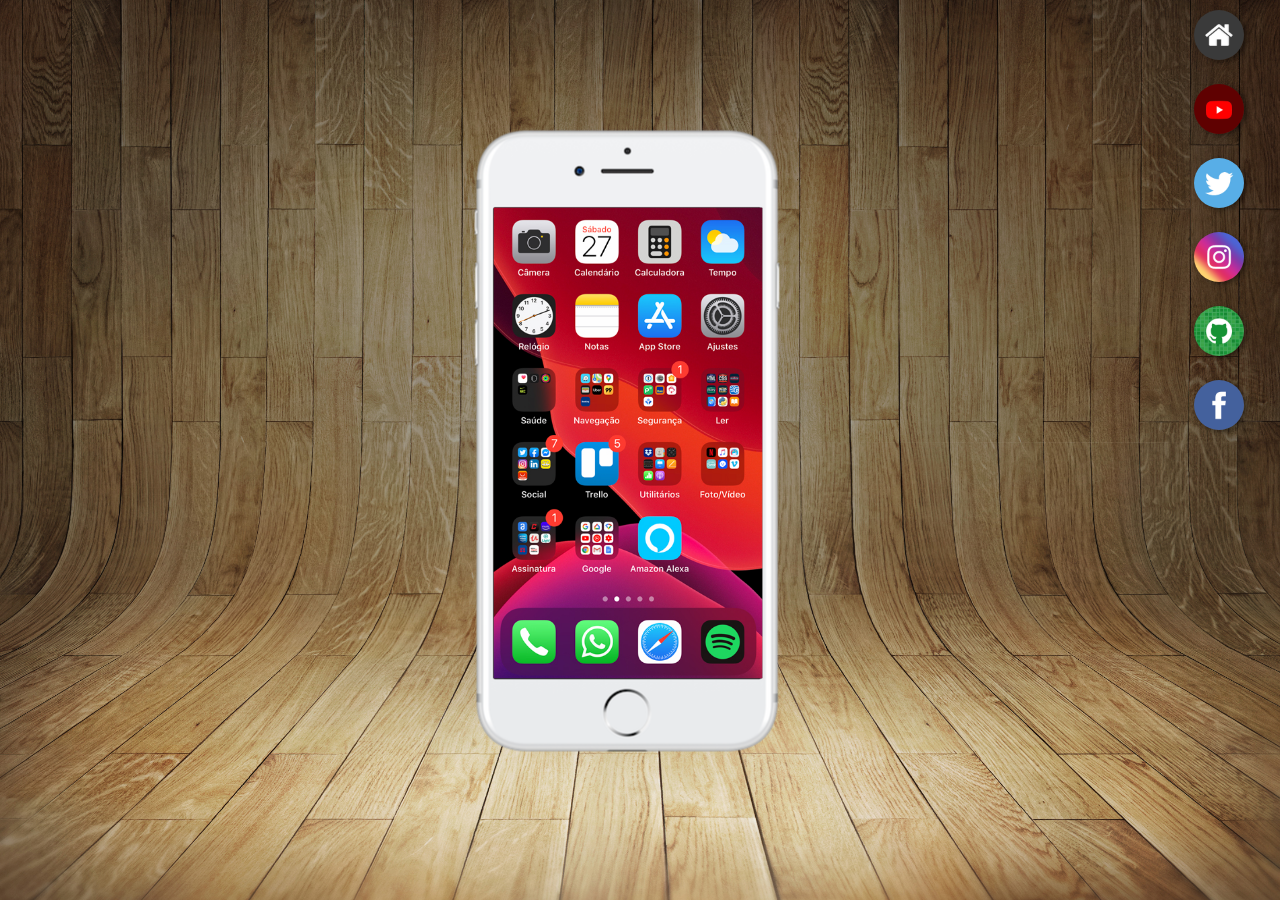
<file: index.html>
<!DOCTYPE html>
<html lang="pt-br">
<head>
    <meta charset="UTF-8">
    <meta http-equiv="X-UA-Compatible" content="IE=edge">
    <meta name="viewport" content="width=device-width, initial-scale=1.0">
    <link rel="shortcut icon" href="favicon.ico" type="image/x-icon">
    <title>Projeto Redes Sociais</title>
    <link rel="stylesheet" href="estilos/style.css">
    
</head>
<body>
    <main>
        <section id="telefone">
           <iframe src="home.html" name="tela" id="tela" frameborder="0">
            O navegador não é compatível com isso aqui.
           </iframe>
        </section>

        <section id="redes-sociais">
            <a href="home.html" target="tela">
                <img src="imagens/logo-home.jpg" alt="home">
            </a> <br>
            <a href="youtube.html" target="tela">
                <img src="imagens/logo-youtube.jpg" alt="logo-youtube">
            </a> <br>
            <a href="twitter.html" target="tela">
                <img src="imagens/logo-twitter.jpg" alt="logo-twitter">
            </a> <br>
            <a href="insta.html" target="tela">
                <img src="imagens/logo-instagram.jpg" alt="logo-instagram">
            </a> <br>
            <a href="github.html" target="tela"> 
                <img src="imagens/logo-github.jpg" alt="logo-github">
            </a> <br>
            <a href="facebook.html" target="tela">
                <img src="imagens/logo-facebook.jpg" alt="logo-facebook">
            </a>
        </section>    
    </main>
</body>
</html>
</file>
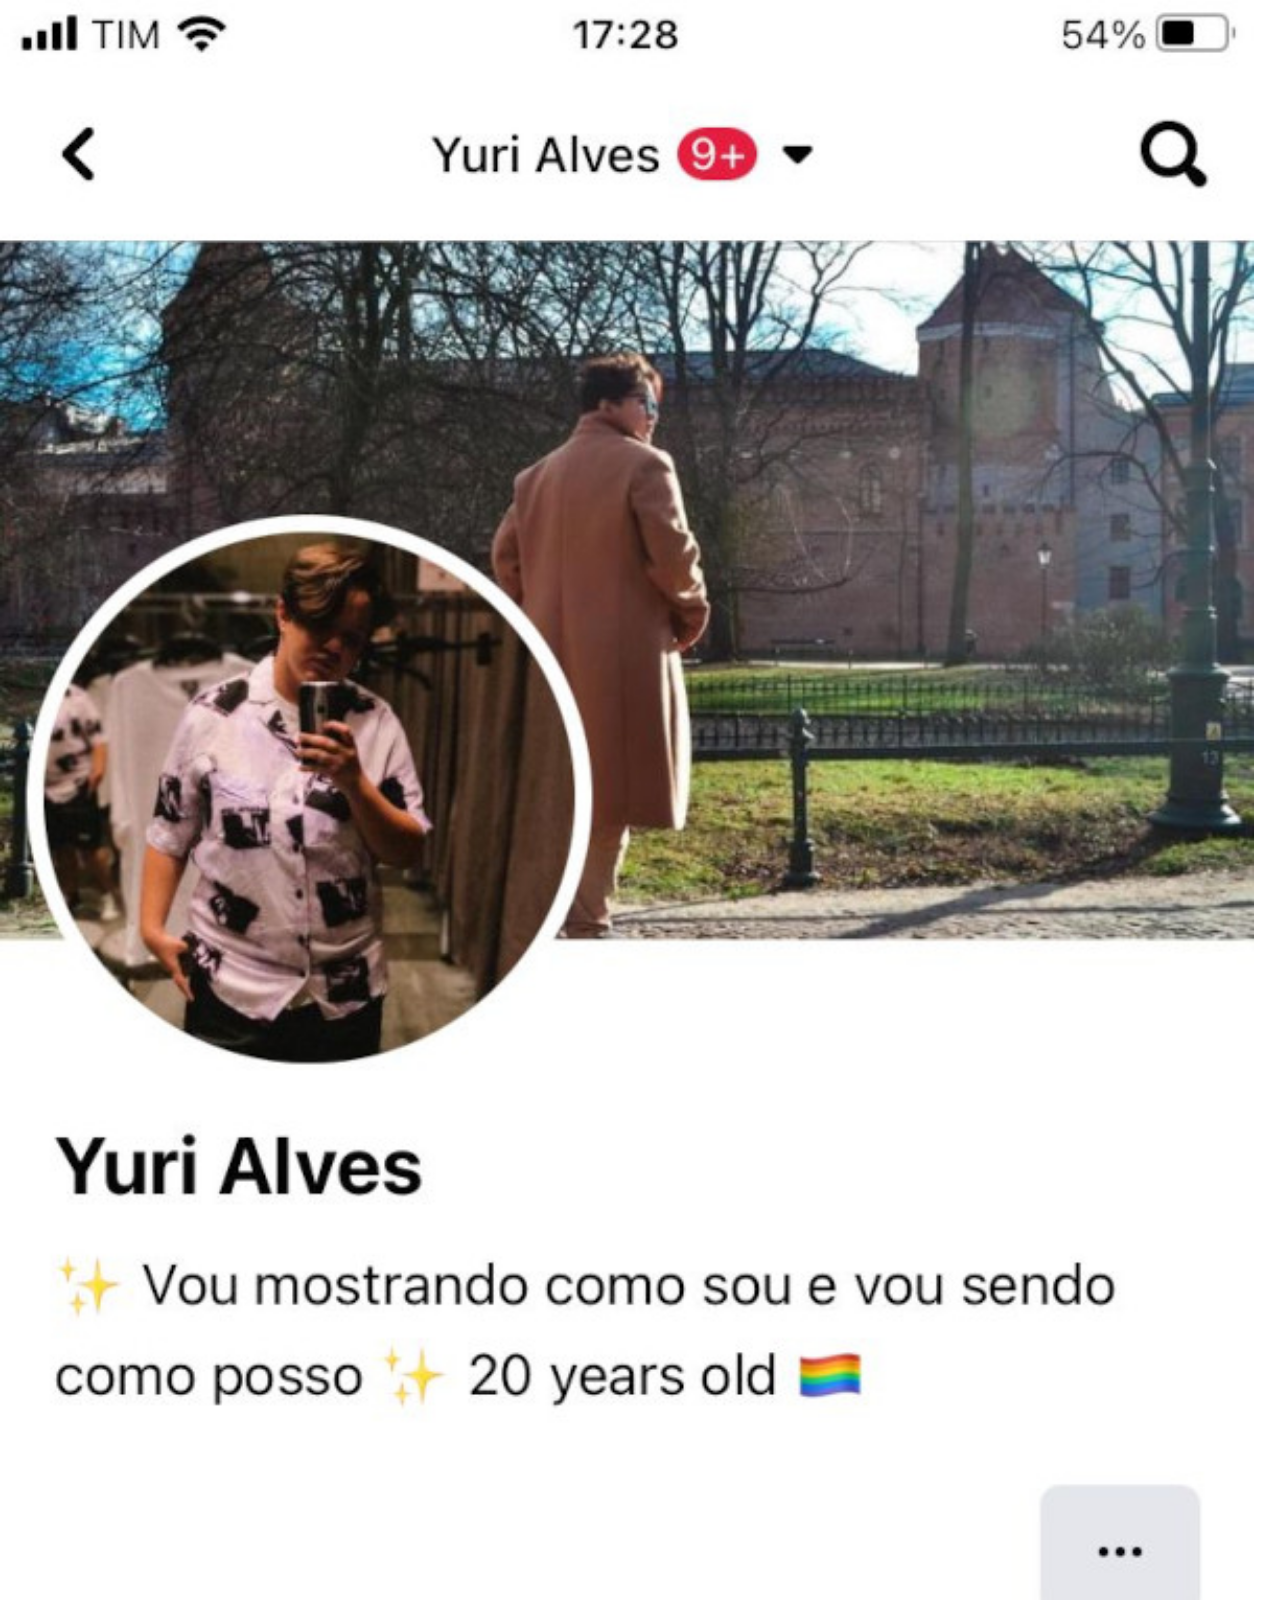
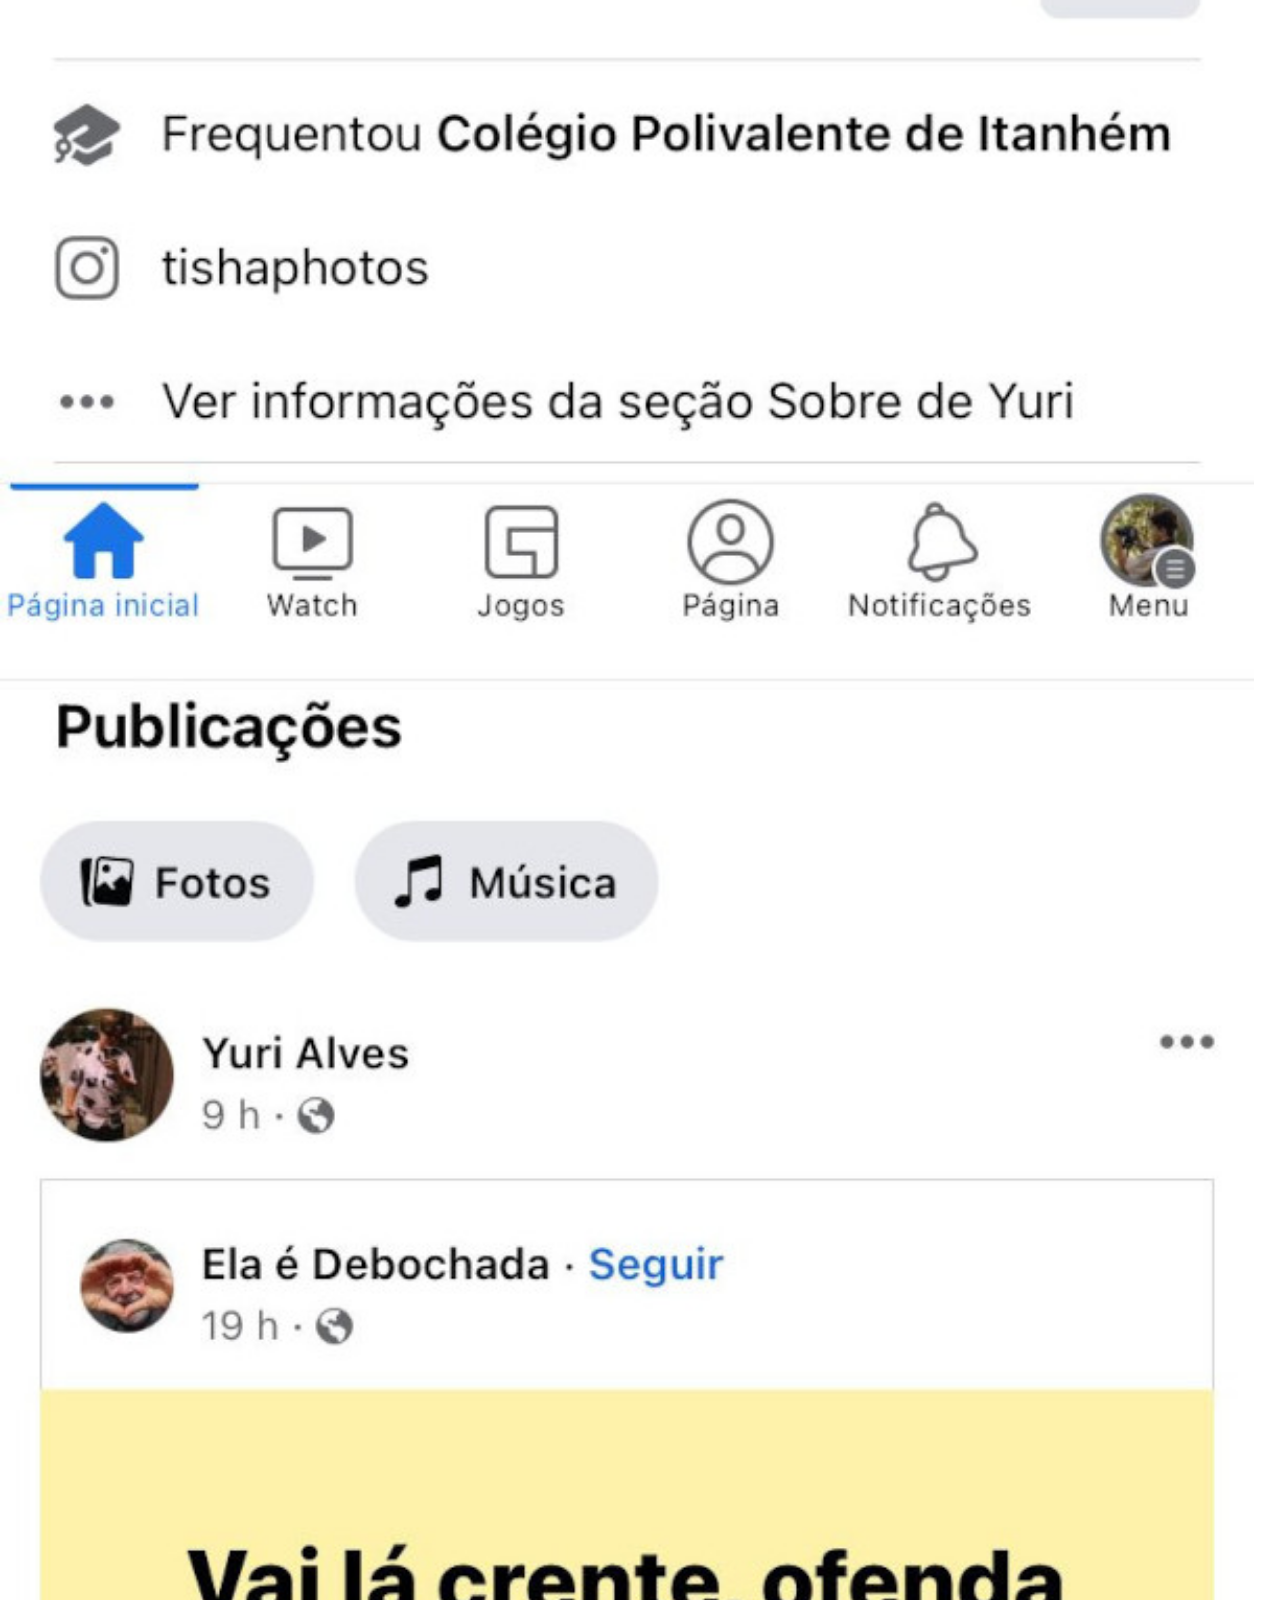
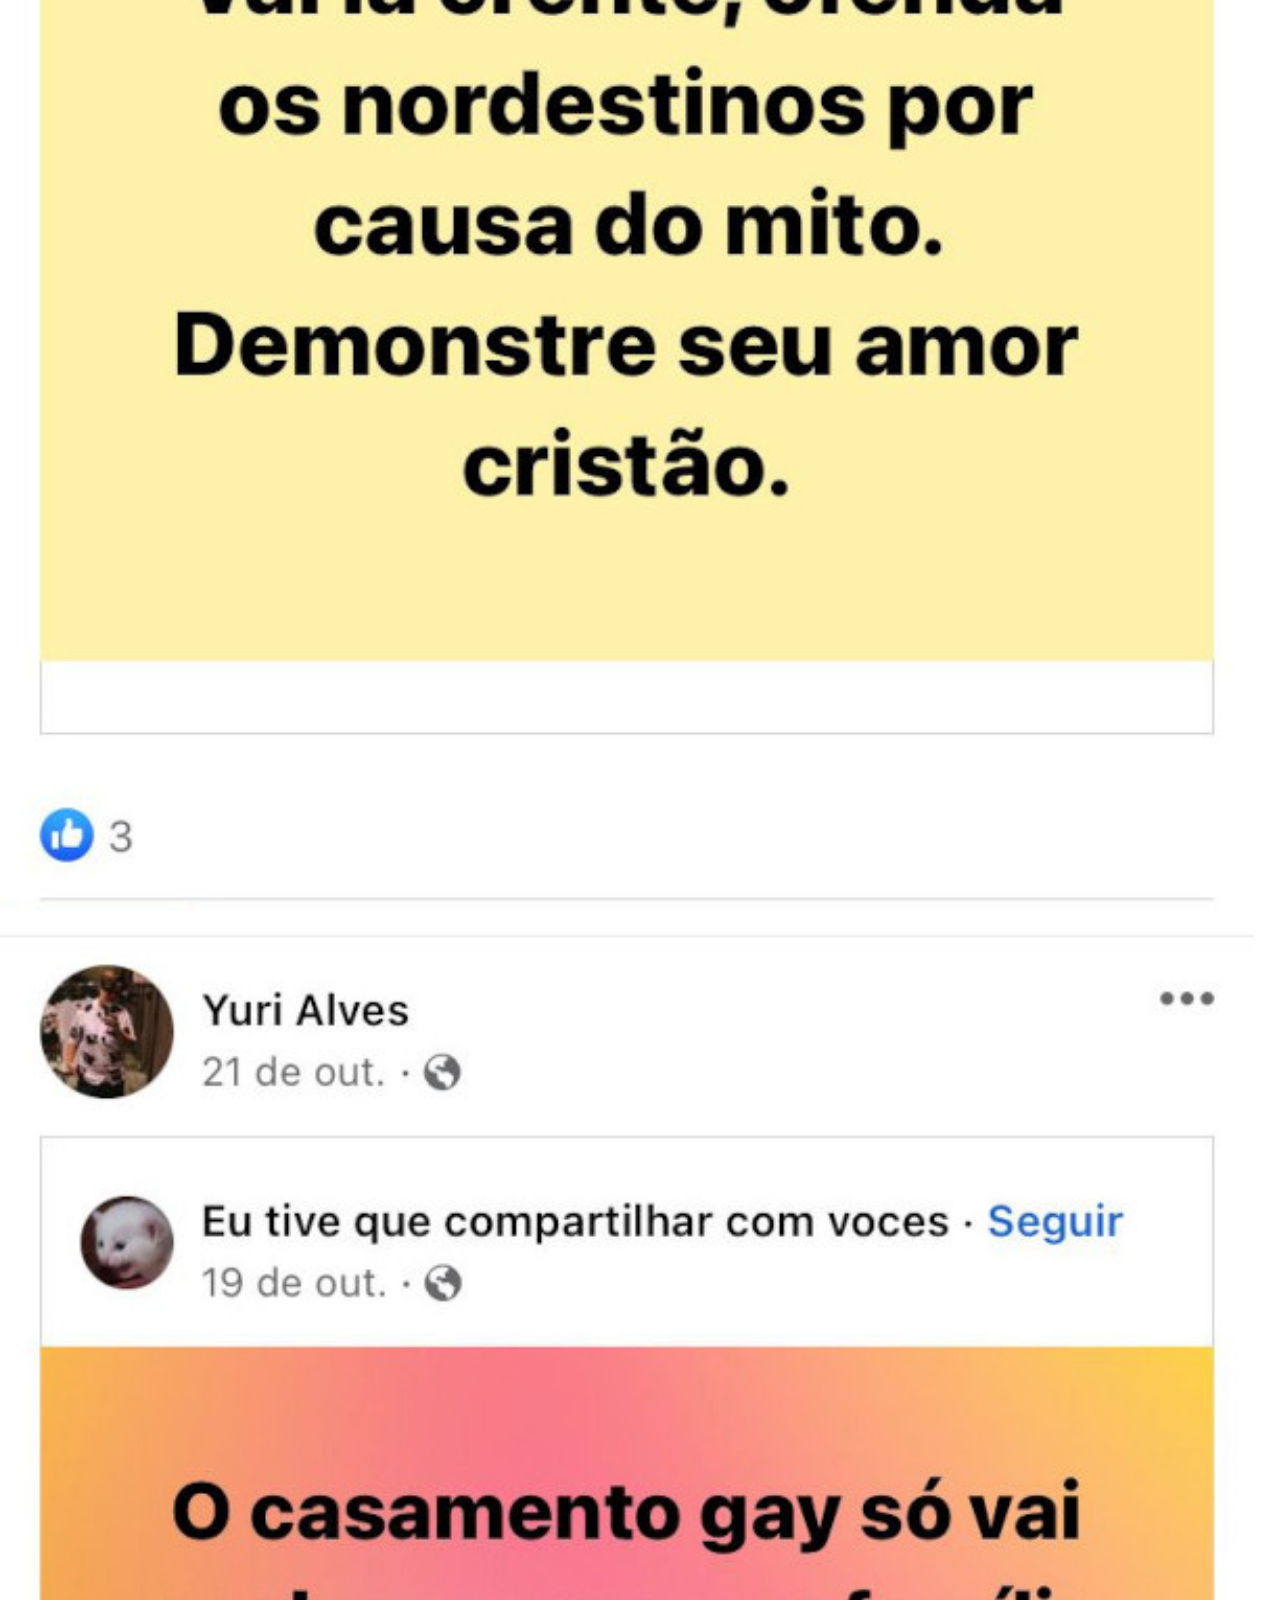
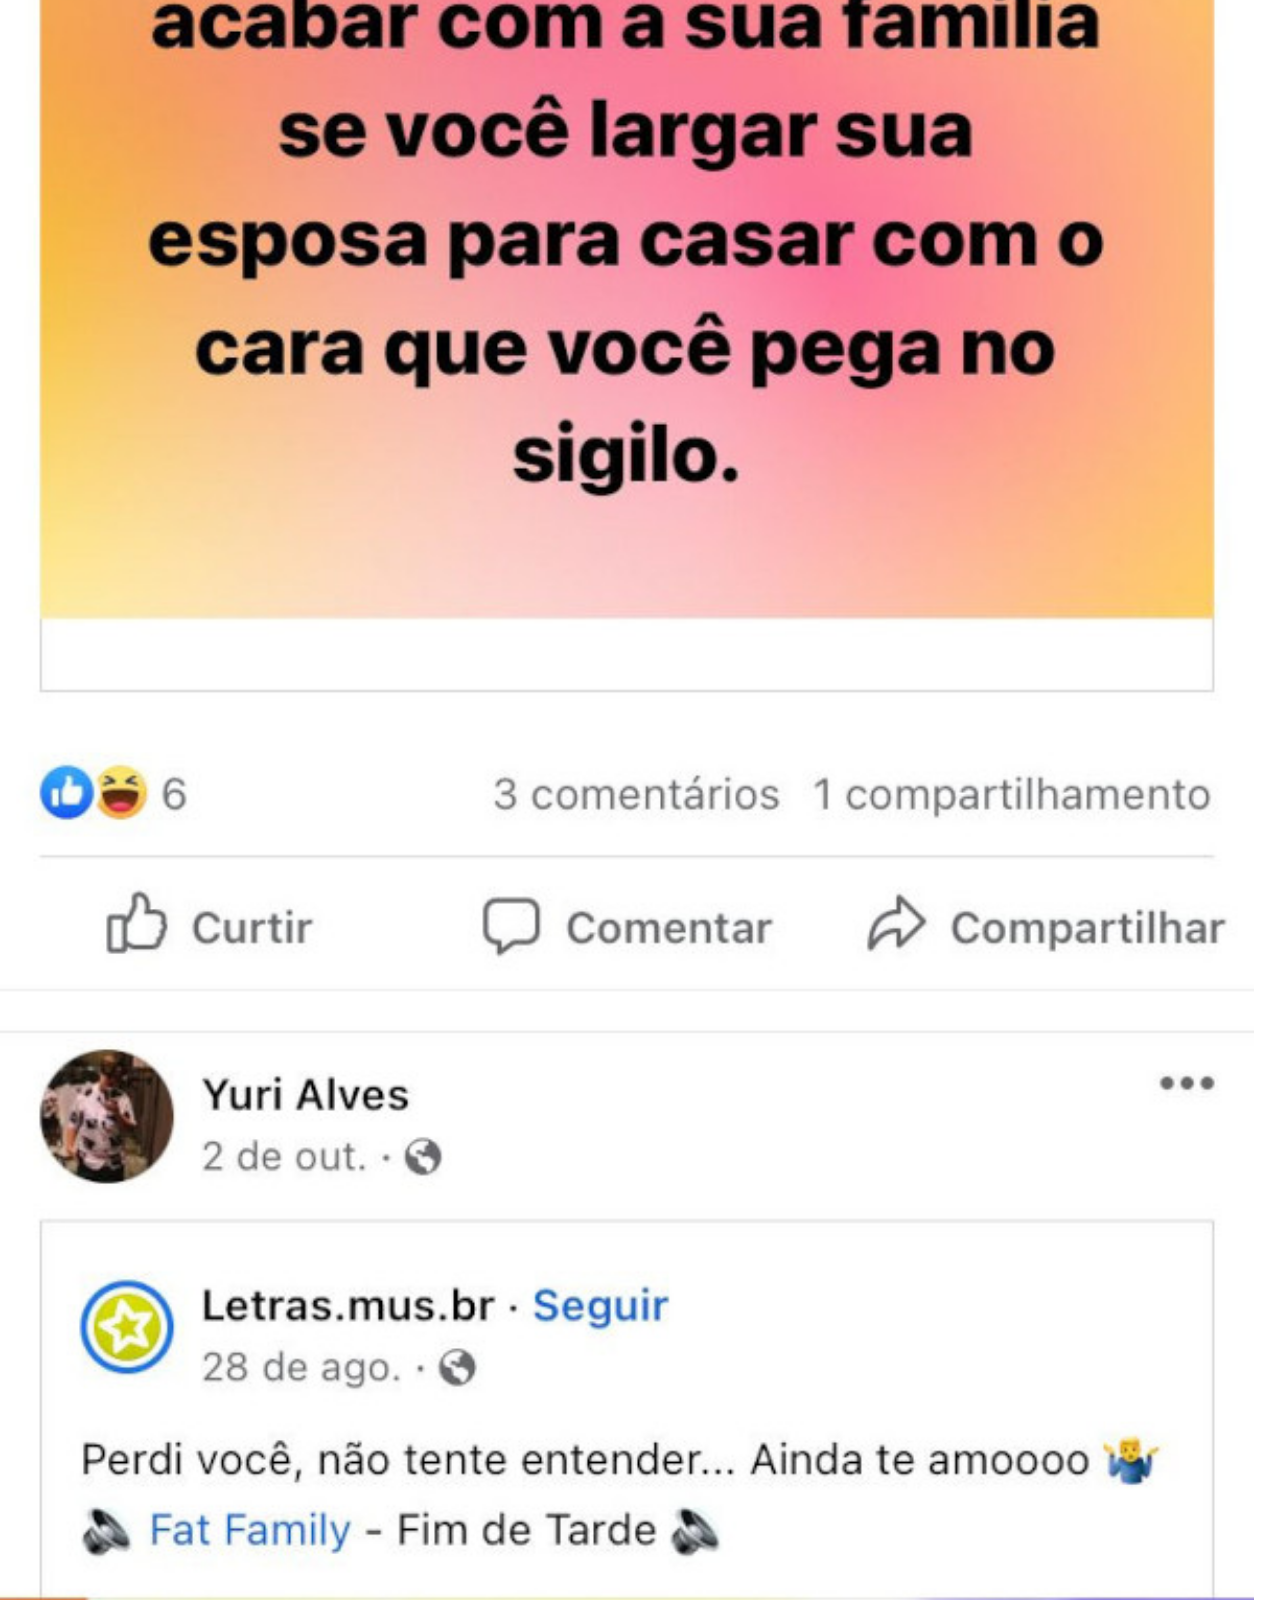
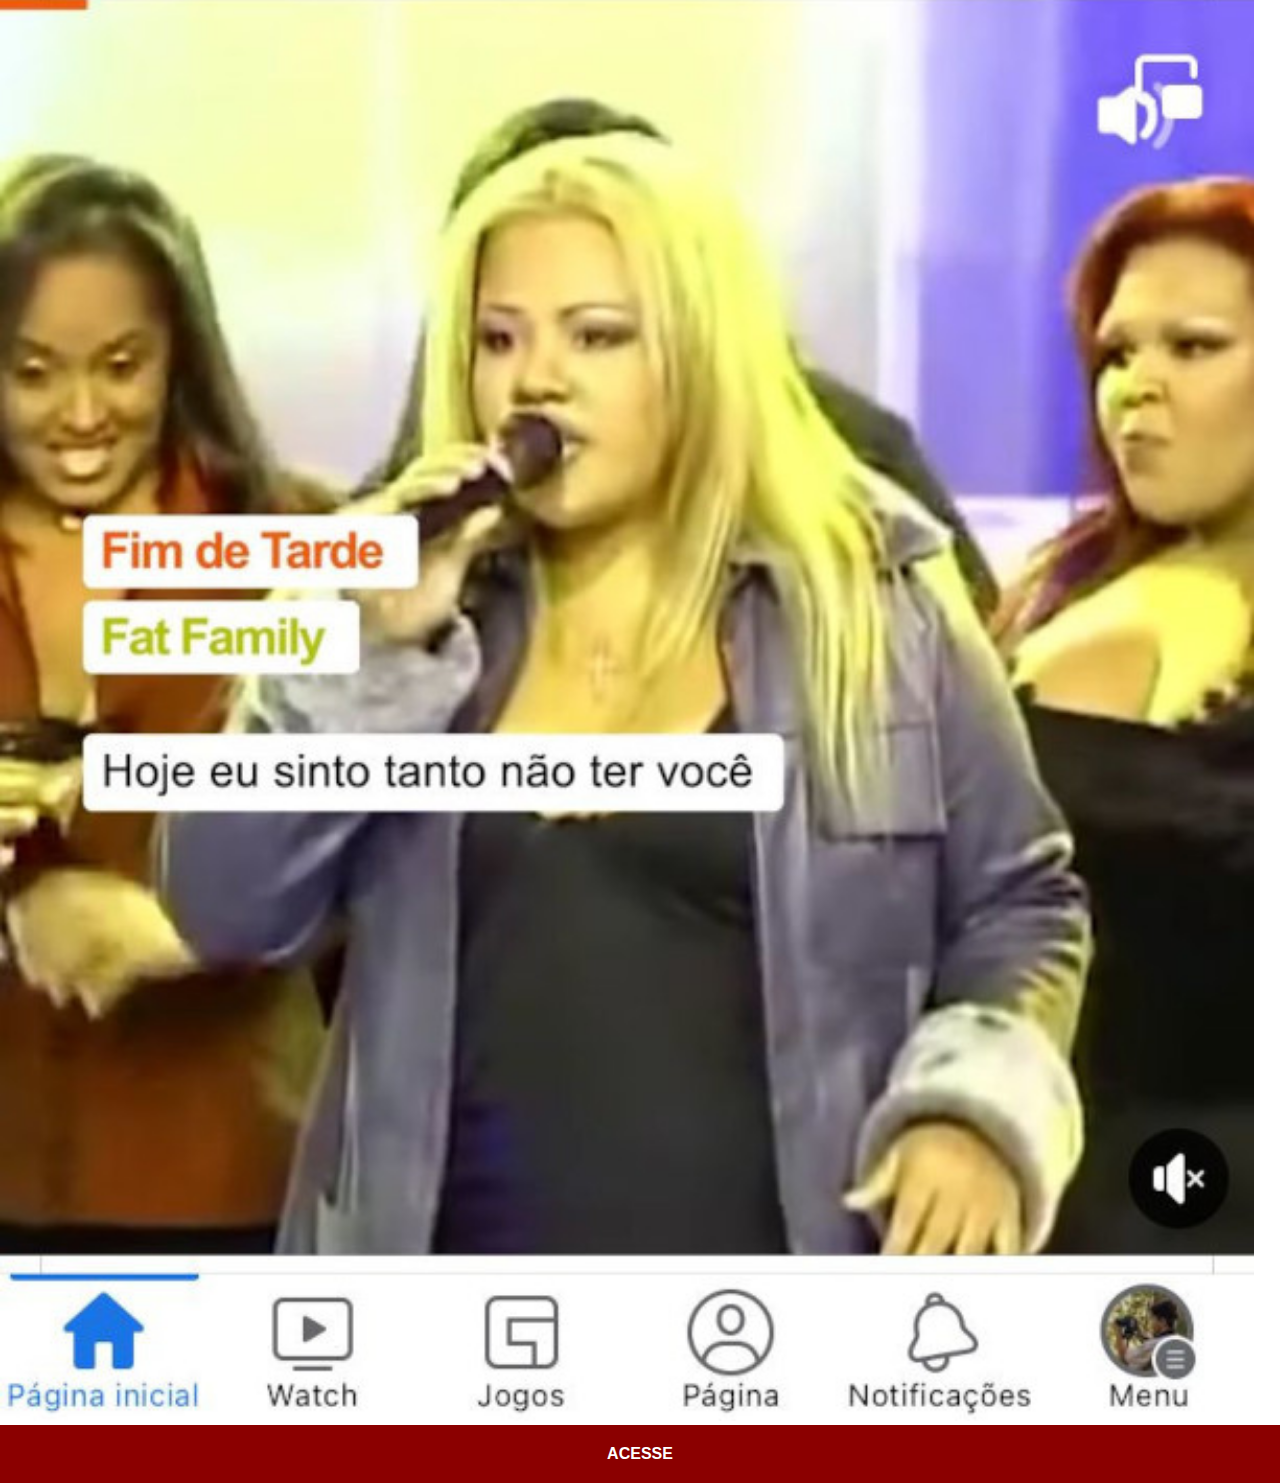
<file: facebook.html>
<!DOCTYPE html>
<html lang="pt-br">
<head>
    <meta charset="UTF-8">
    <meta http-equiv="X-UA-Compatible" content="IE=edge">
    <meta name="viewport" content="width=device-width, initial-scale=1.0">
    <title>Facebook</title>
    <style>
        * {
          margin: 0px;
          padding: 0px;
          font-family: Arial, Helvetica, sans-serif;
        }
  
        ::-webkit-scrollbar{
          width: 0;
          height: 0;
        }
  
        img{
         width: 98vw;
        }
  
        a{
         display: block;
         background-color: darkred;
         color: white;
         padding: 20px;
         text-align: center;
         font-weight: bolder;
         text-decoration: none;
        }
  
        a:hover {
          background-color: red;
        }
      </style>
</head>
<body>
    <img src="imagens/tela-facebook.jpeg" alt="tela-youtube">
    <a href="https://www.facebook.com/cris.reis.5245/" target="_blank">ACESSE</a>
</body>
</html>
</file>
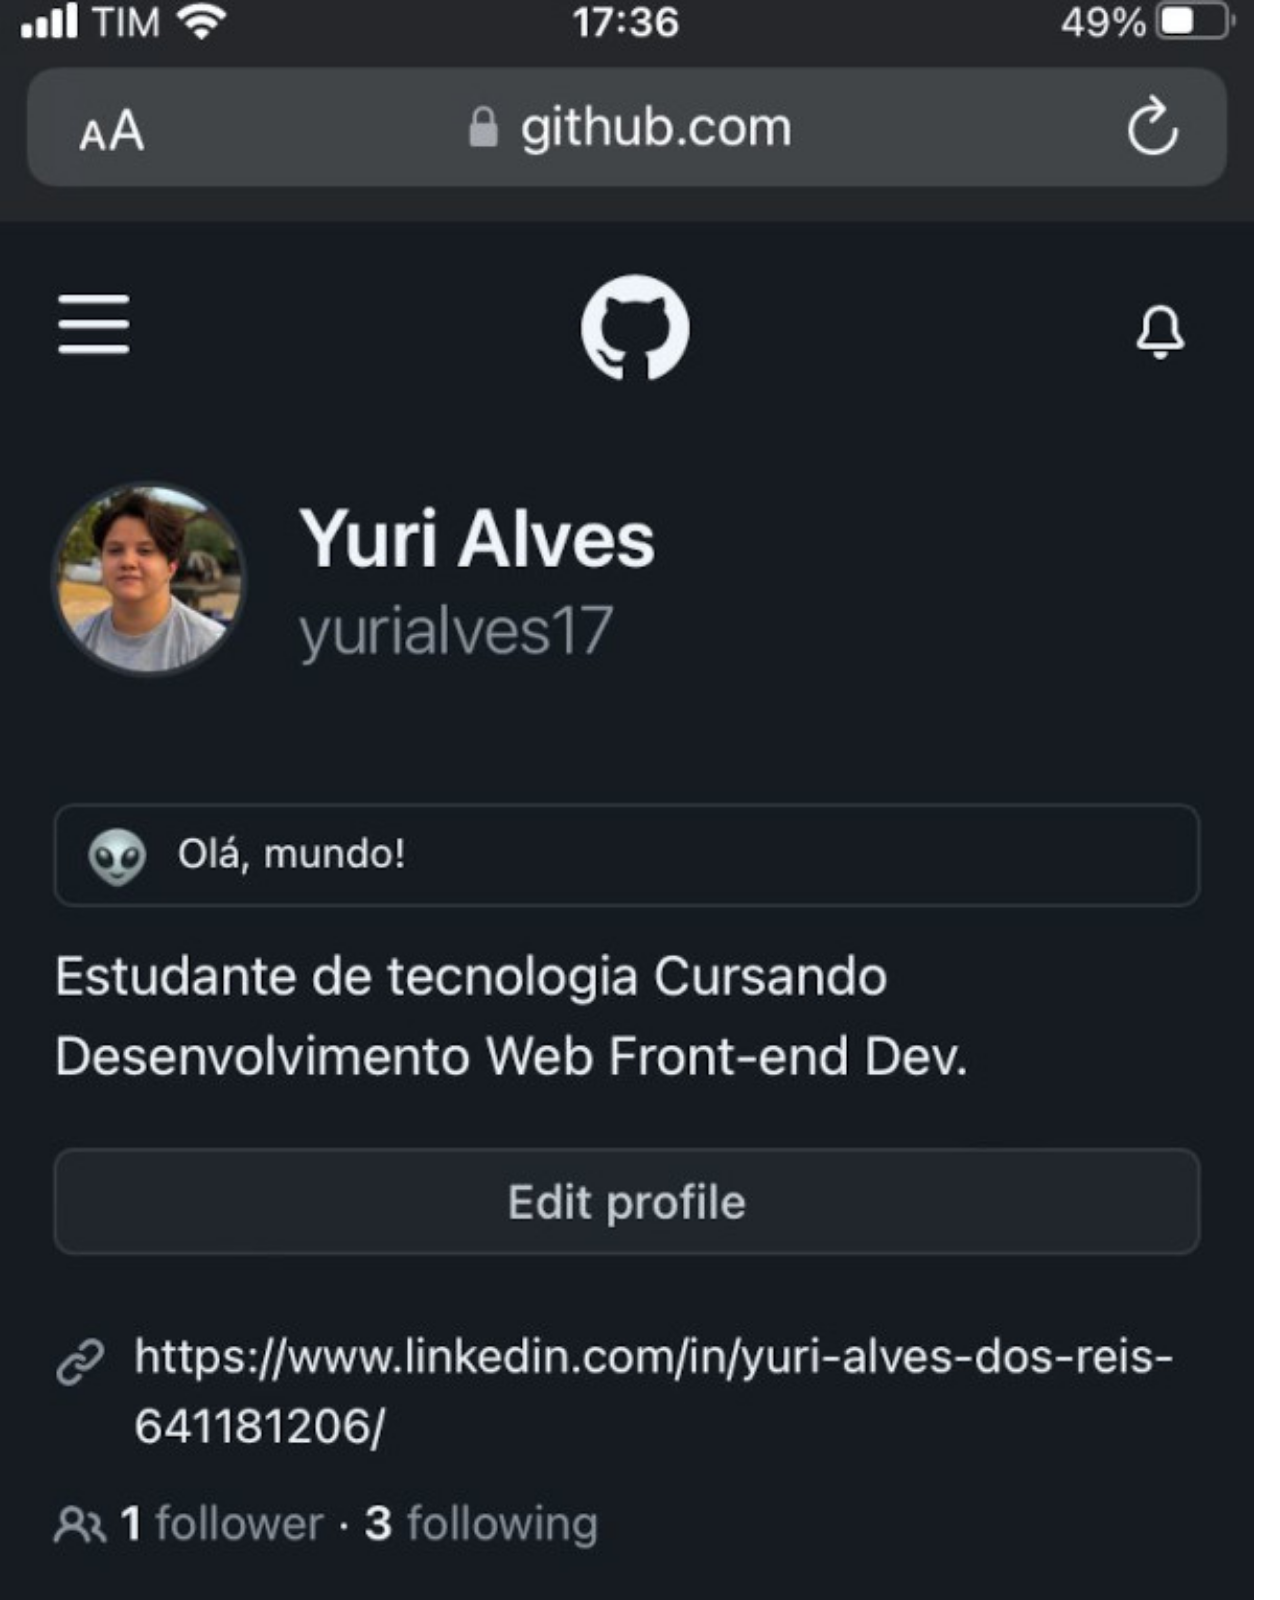
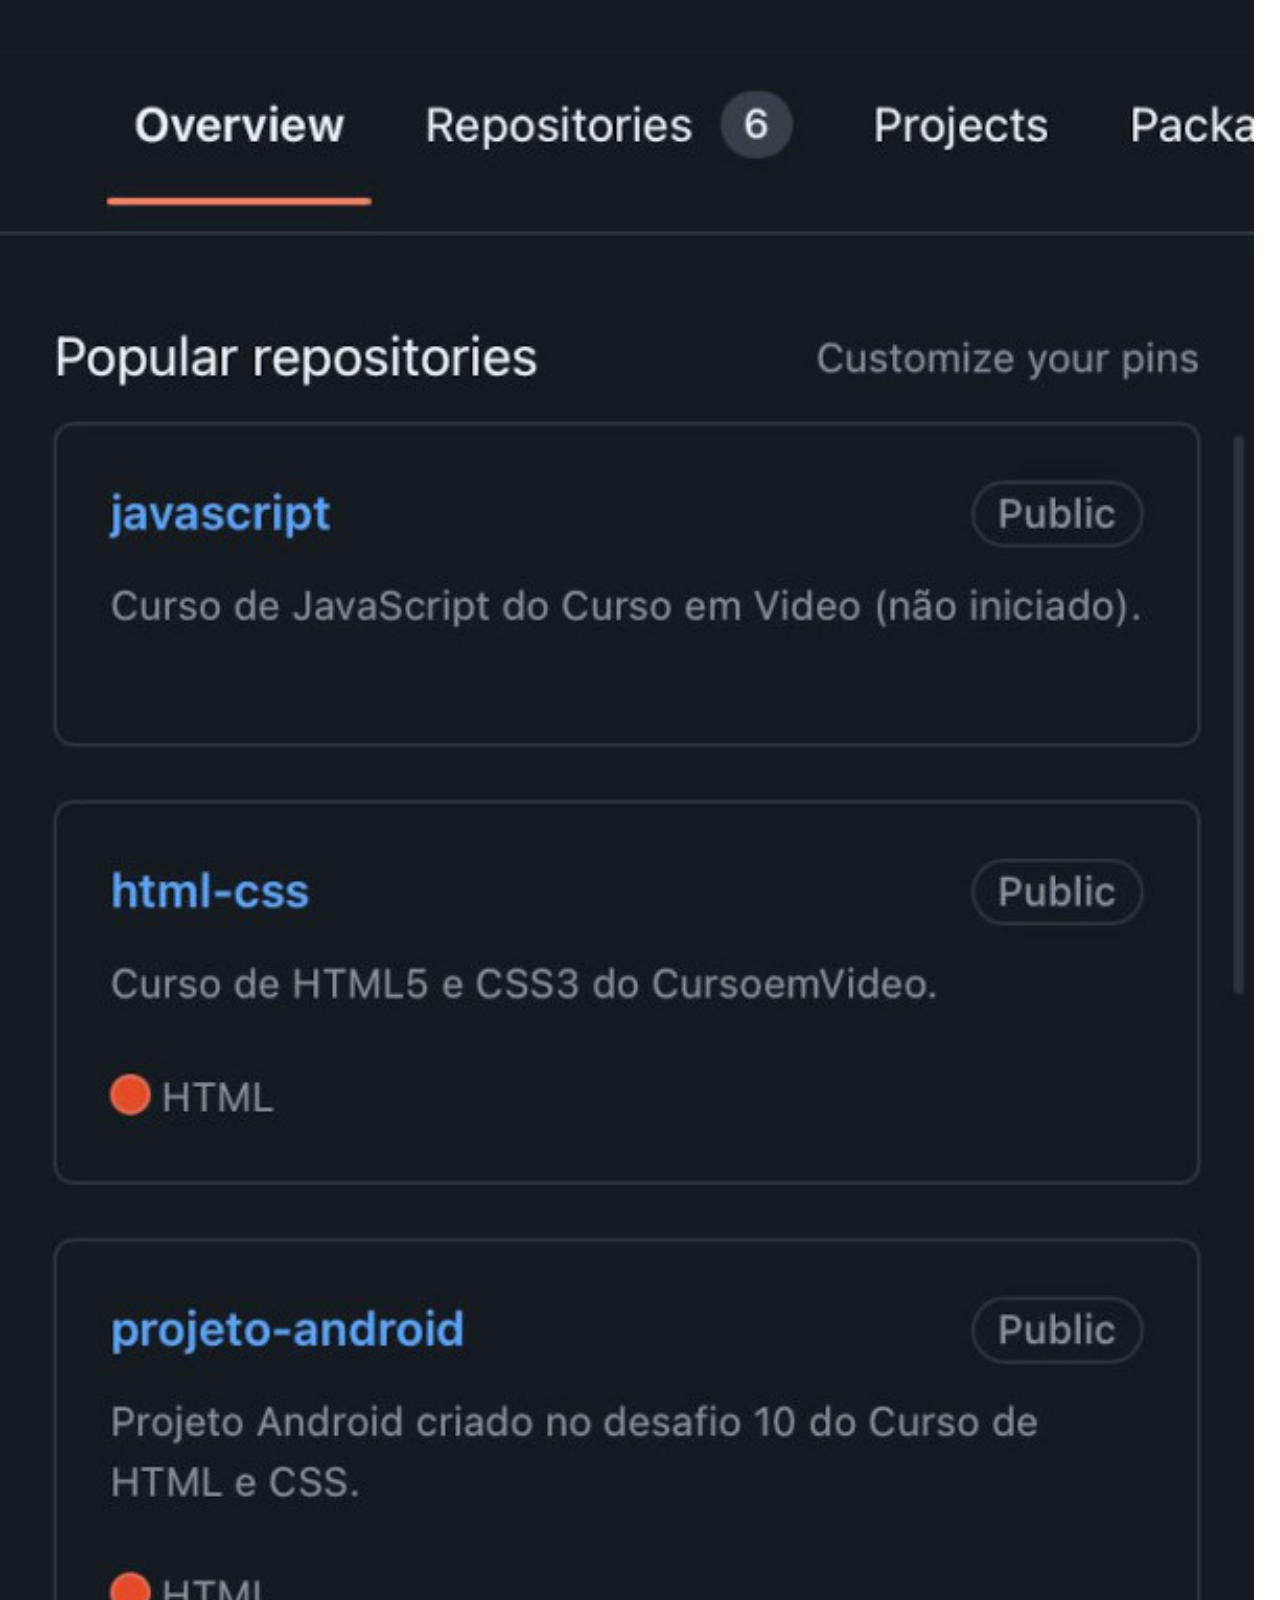
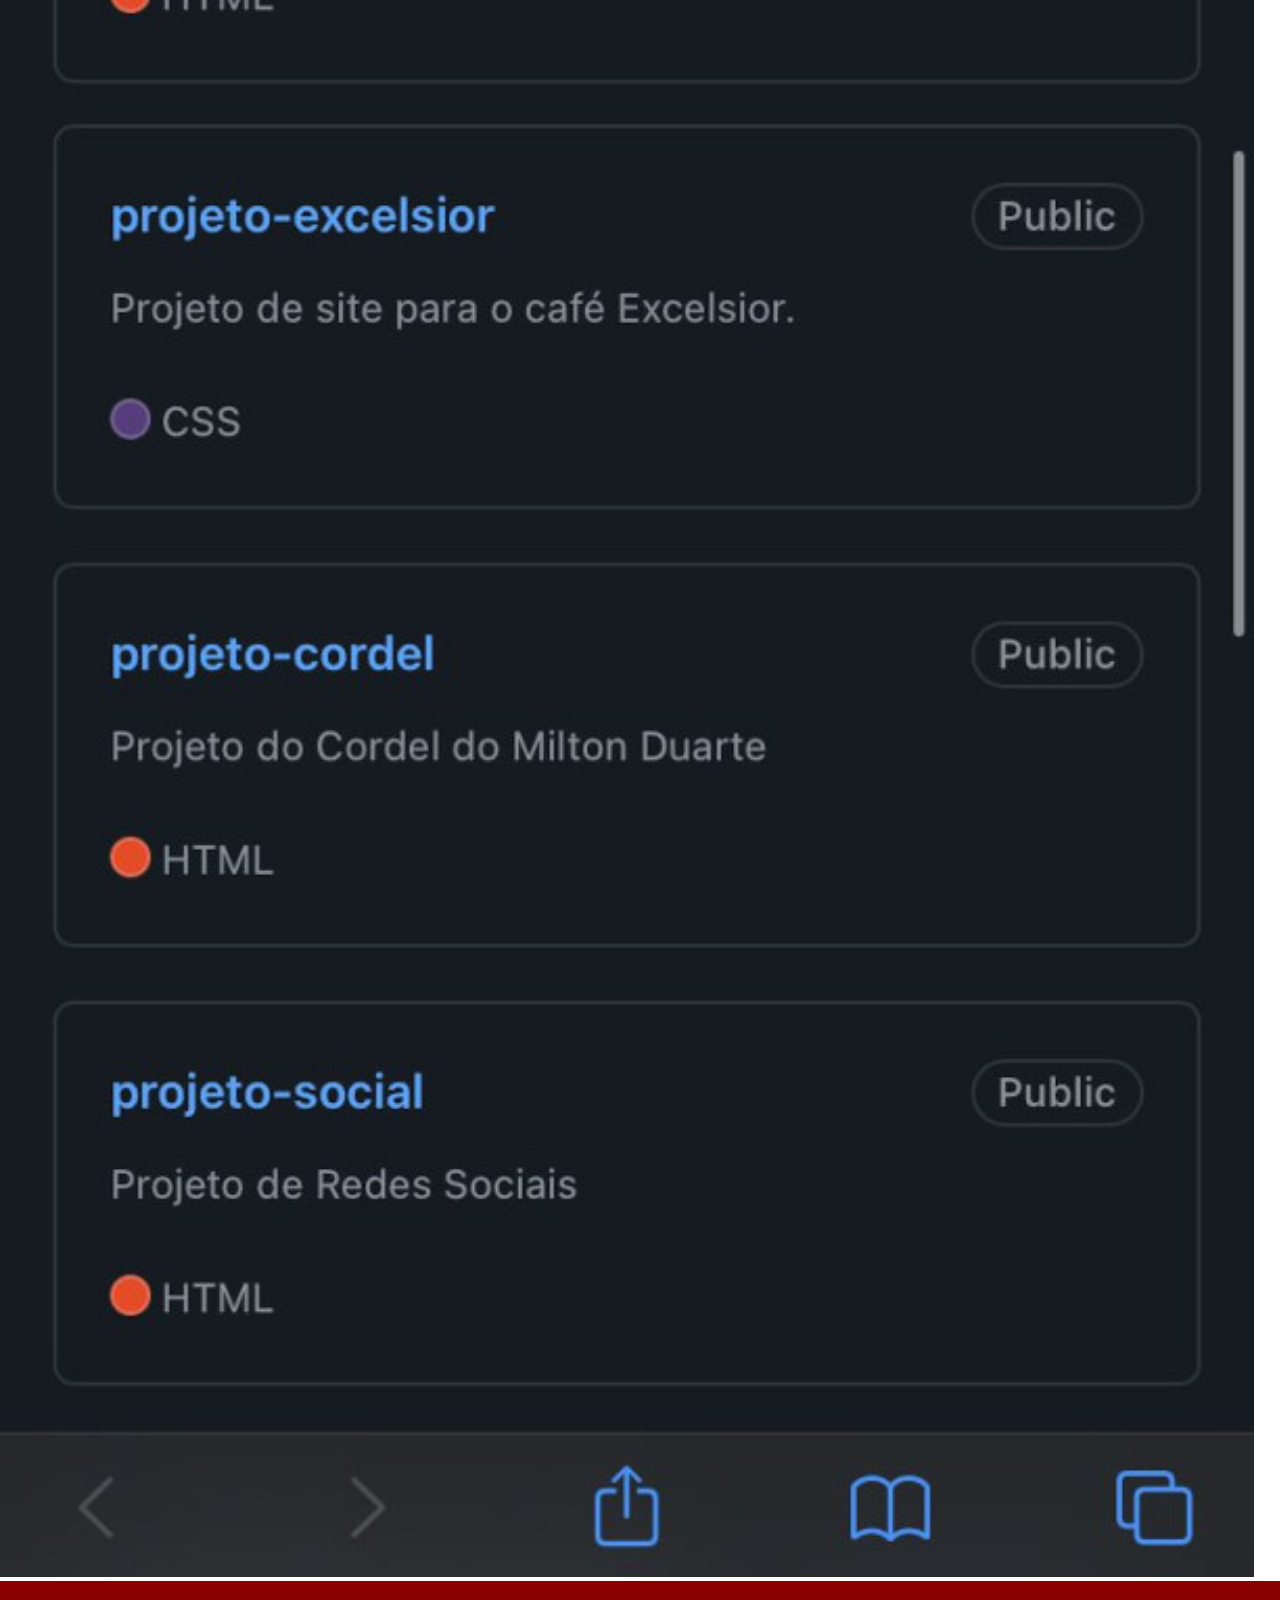
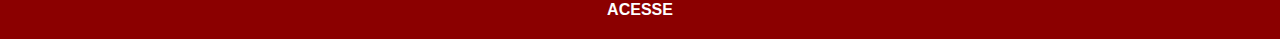
<file: github.html>
<!DOCTYPE html>
<html lang="pt-br">
<head>
    <meta charset="UTF-8">
    <meta http-equiv="X-UA-Compatible" content="IE=edge">
    <meta name="viewport" content="width=device-width, initial-scale=1.0">
    <title>GitHub</title>
    <style>
        * {
          margin: 0px;
          padding: 0px;
          font-family: Arial, Helvetica, sans-serif;
        }
  
        ::-webkit-scrollbar{
          width: 0;
          height: 0;
        }
  
        img{
         width: 98vw;
        }
  
        a{
         display: block;
         background-color: darkred;
         color: white;
         padding: 20px;
         text-align: center;
         font-weight: bolder;
         text-decoration: none;
        }
  
        a:hover {
          background-color: red;
        }
      </style>
</head>
<body>
    <img src="imagens/tela-github.jpeg" alt="tela-youtube">
    <a href="https://github.com/yurialves17" target="_blank">ACESSE</a>
</body>
</html>
</file>
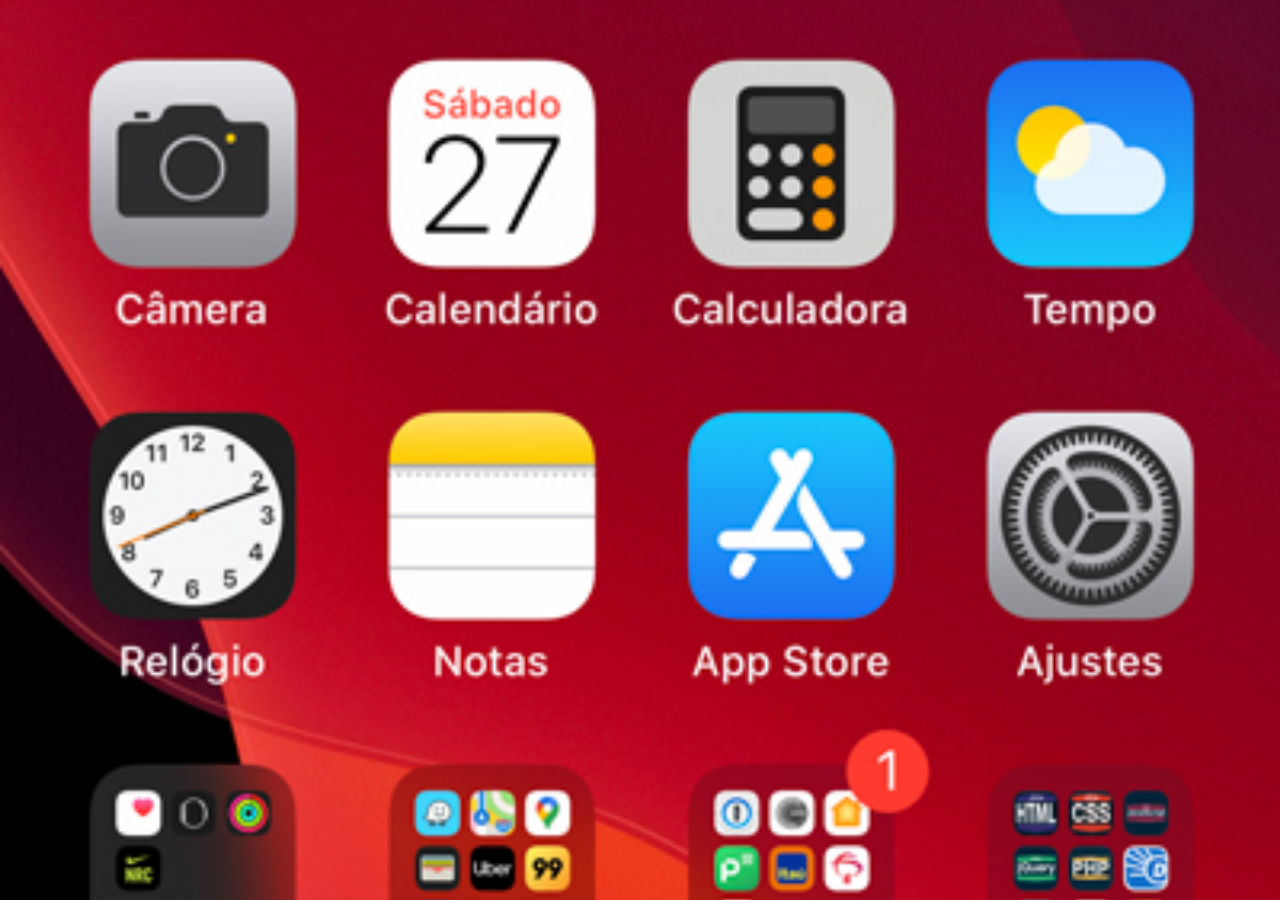
<file: home.html>
<!DOCTYPE html>
<html lang="pt-br">
<head>
    <meta charset="UTF-8">
    <meta http-equiv="X-UA-Compatible" content="IE=edge">
    <meta name="viewport" content="width=device-width, initial-scale=1.0">
    <title>Home</title>
    <style>
        * {
          margin: 0px;
          padding: 0px;
        }

        body {
            width: 100vw;
            height: 100vh;
            background: black url('.//imagens/tela-home.jpg') no-repeat top center;
            background-size: cover;
            
        }
    </style>
</head>
<body>
    
</body>
</html>
</file>
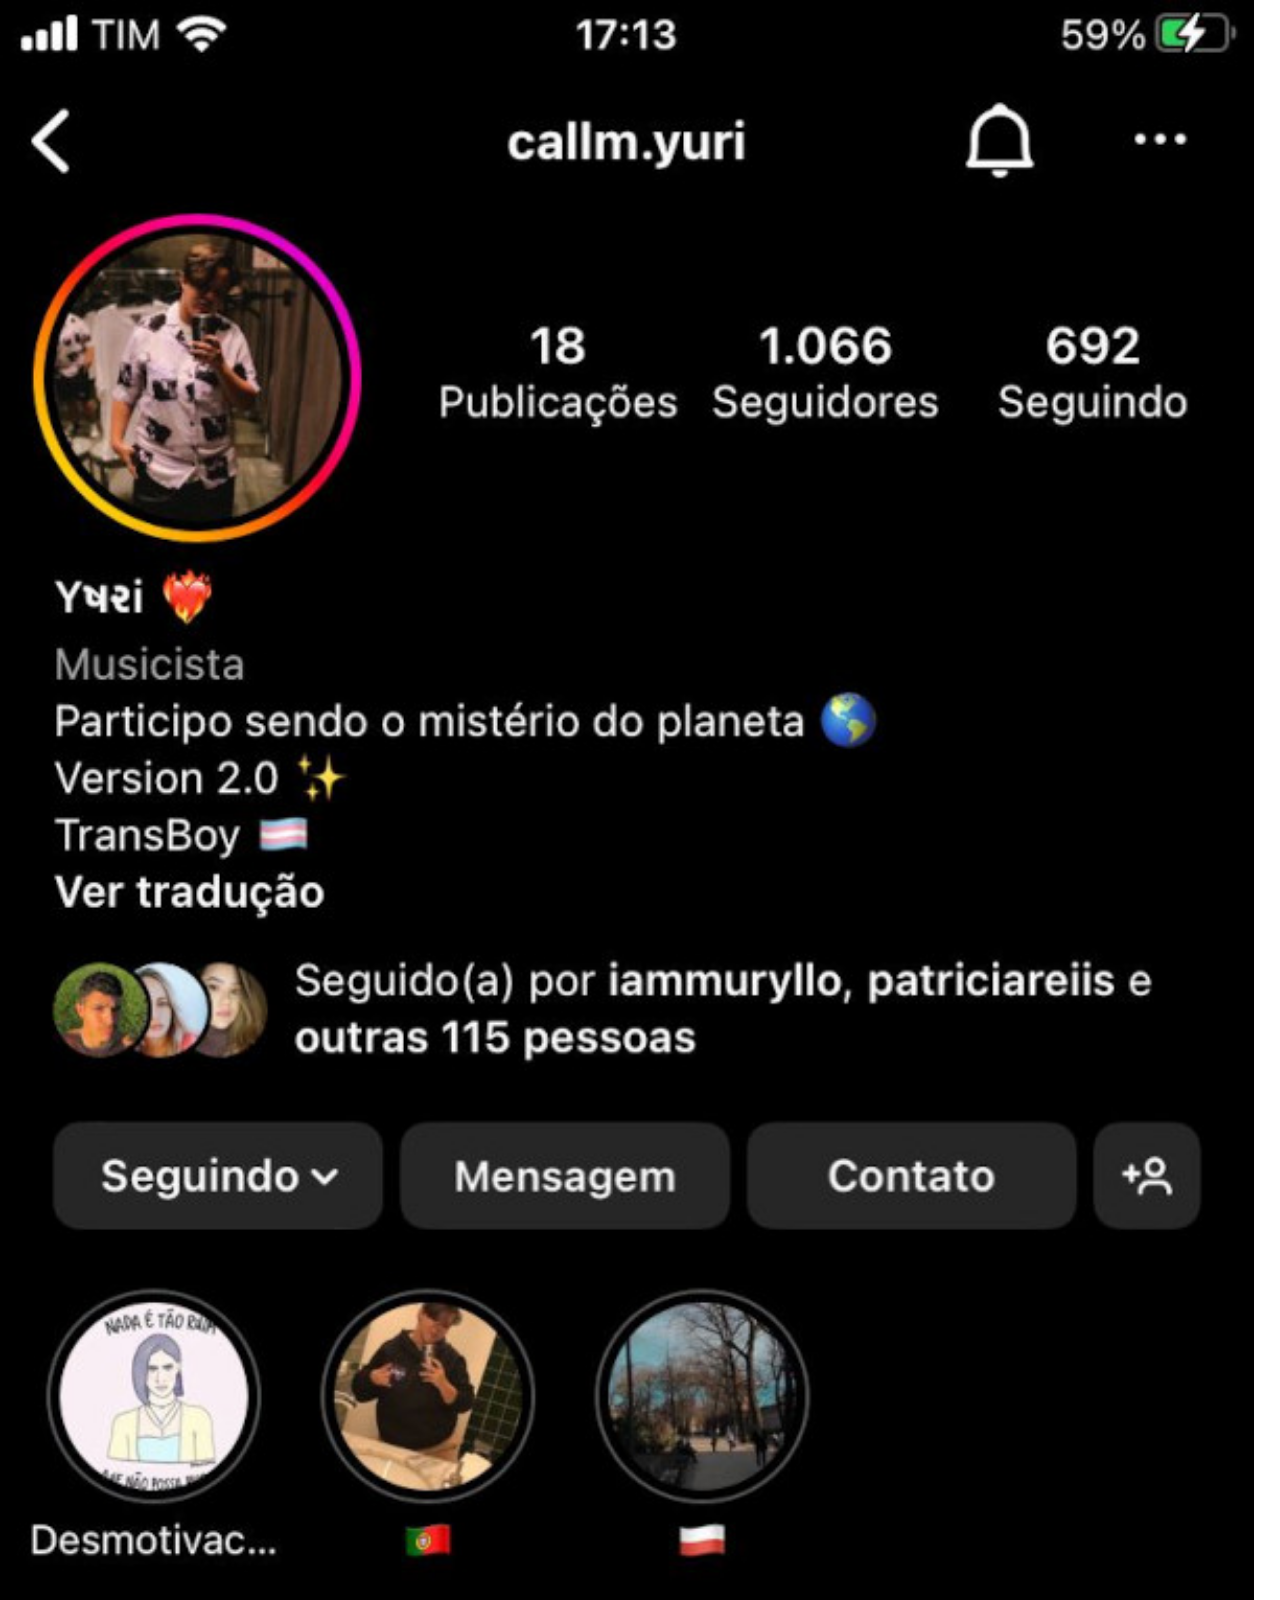
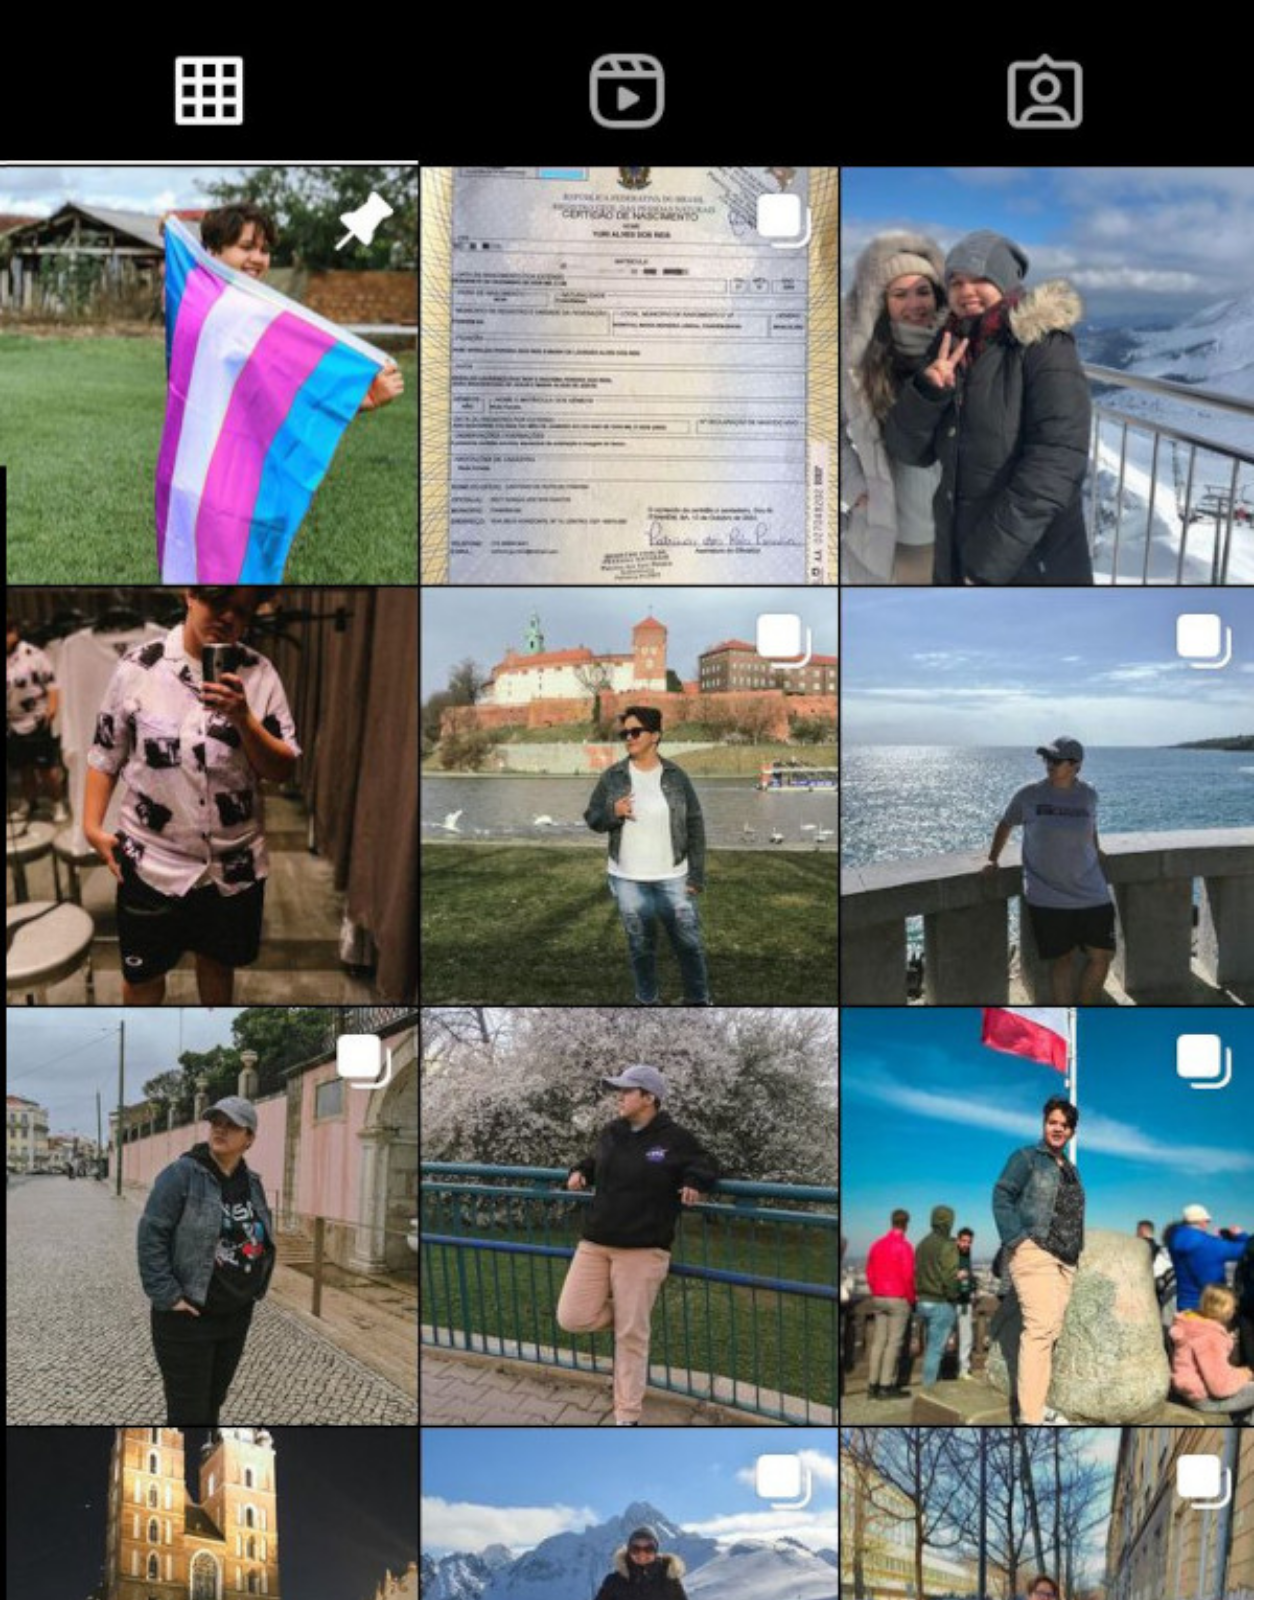
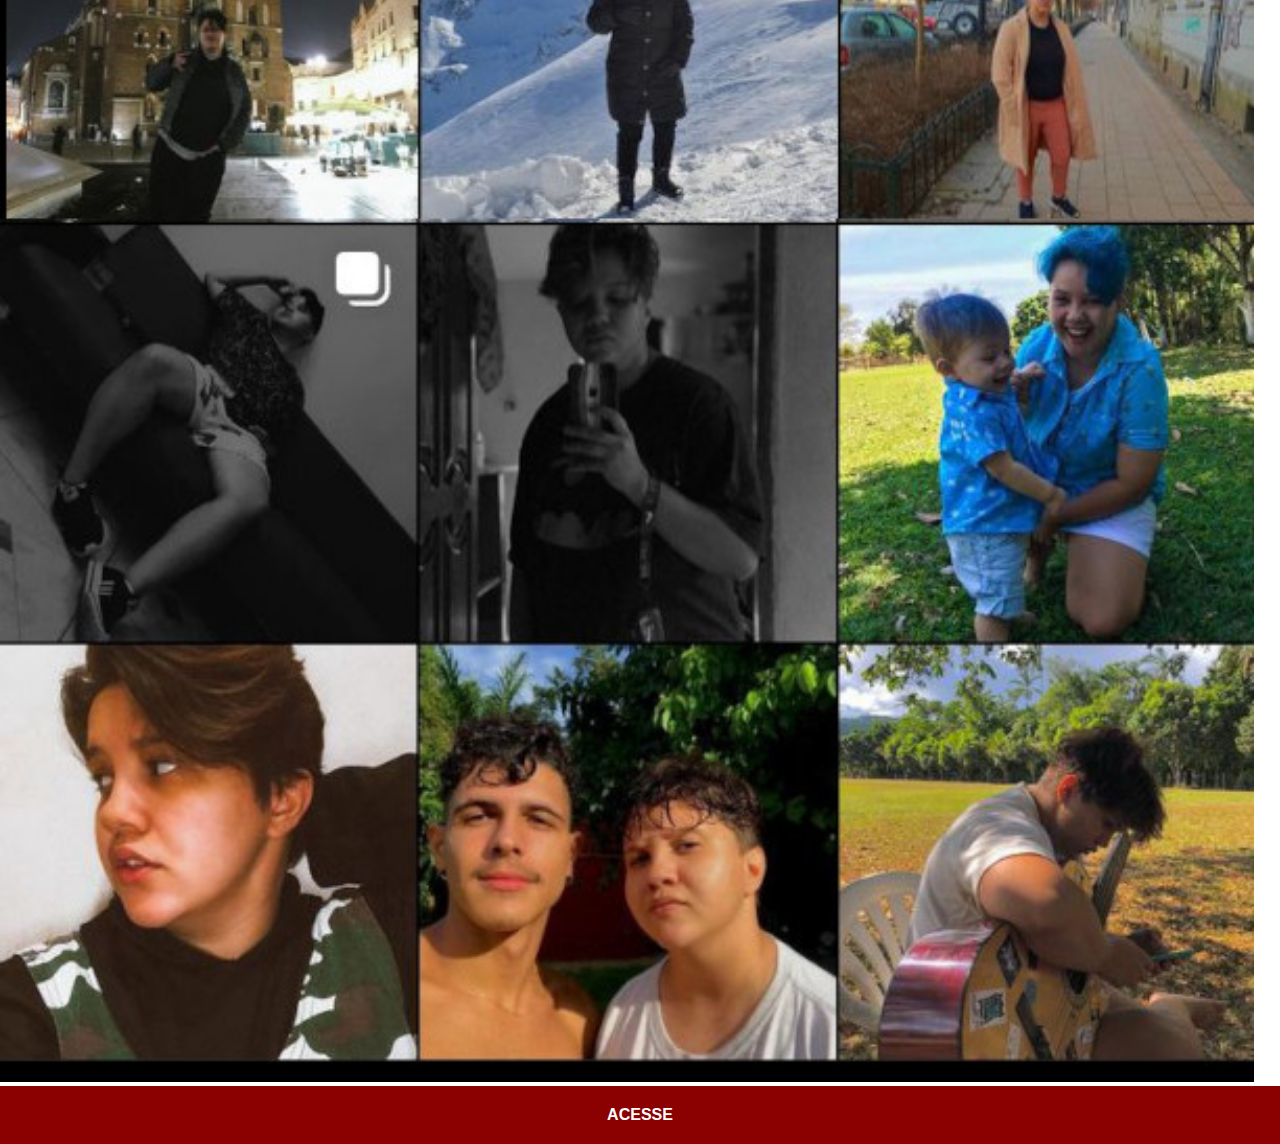
<file: insta.html>
<!DOCTYPE html>
<html lang="pt-br">
<head>
    <meta charset="UTF-8">
    <meta http-equiv="X-UA-Compatible" content="IE=edge">
    <meta name="viewport" content="width=device-width, initial-scale=1.0">
    <title>Instagram</title>
    <style>
        * {
          margin: 0px;
          padding: 0px;
          font-family: Arial, Helvetica, sans-serif;
        }
  
        ::-webkit-scrollbar{
          width: 0;
          height: 0;
        }
  
        img{
         width: 98vw;
        }
  
        a{
         display: block;
         background-color: darkred;
         color: white;
         padding: 20px;
         text-align: center;
         font-weight: bolder;
         text-decoration: none;
        }
  
        a:hover {
          background-color: red;
        }
      </style>
</head>
<body>
    <img src="imagens/tela-instagram.jpeg" alt="tela-youtube">
    <a href="https://www.instagram.com/callm.yuri/" target="_blank">ACESSE</a>
</body>
</html>
</file>
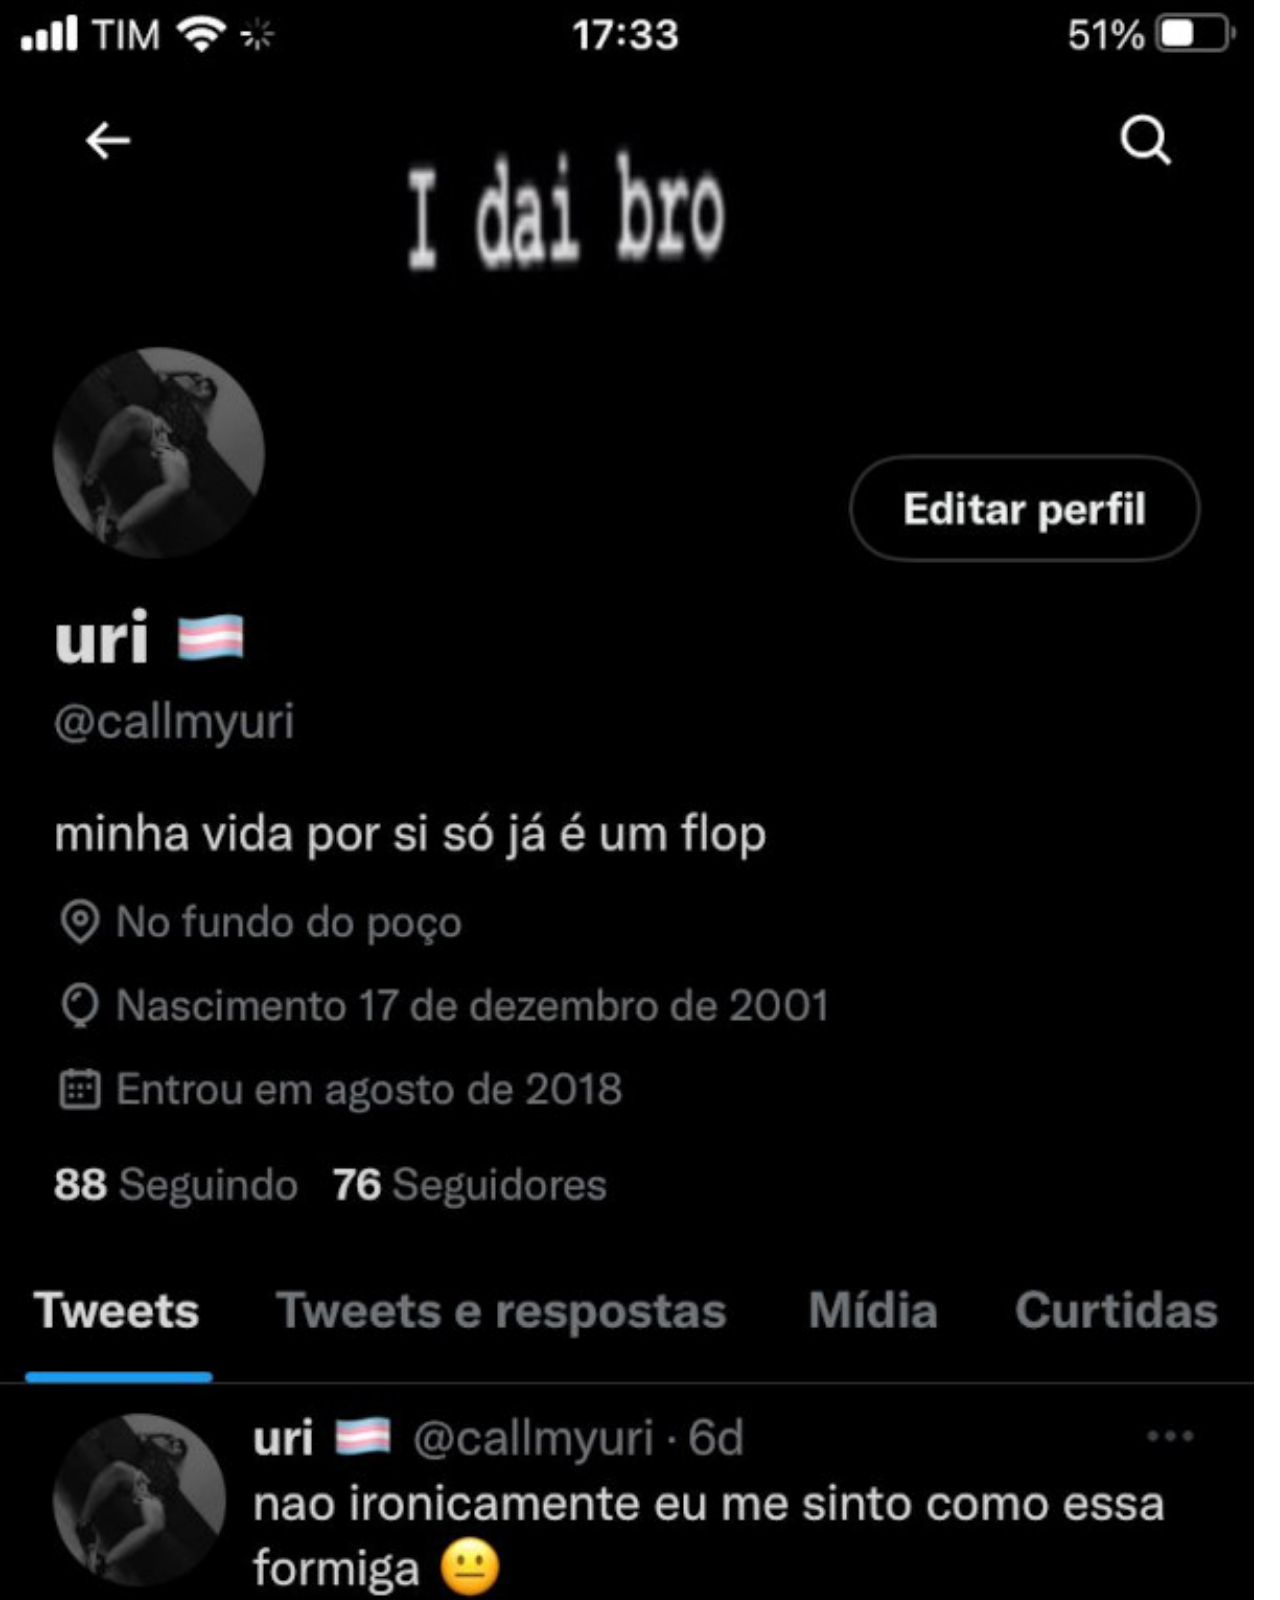
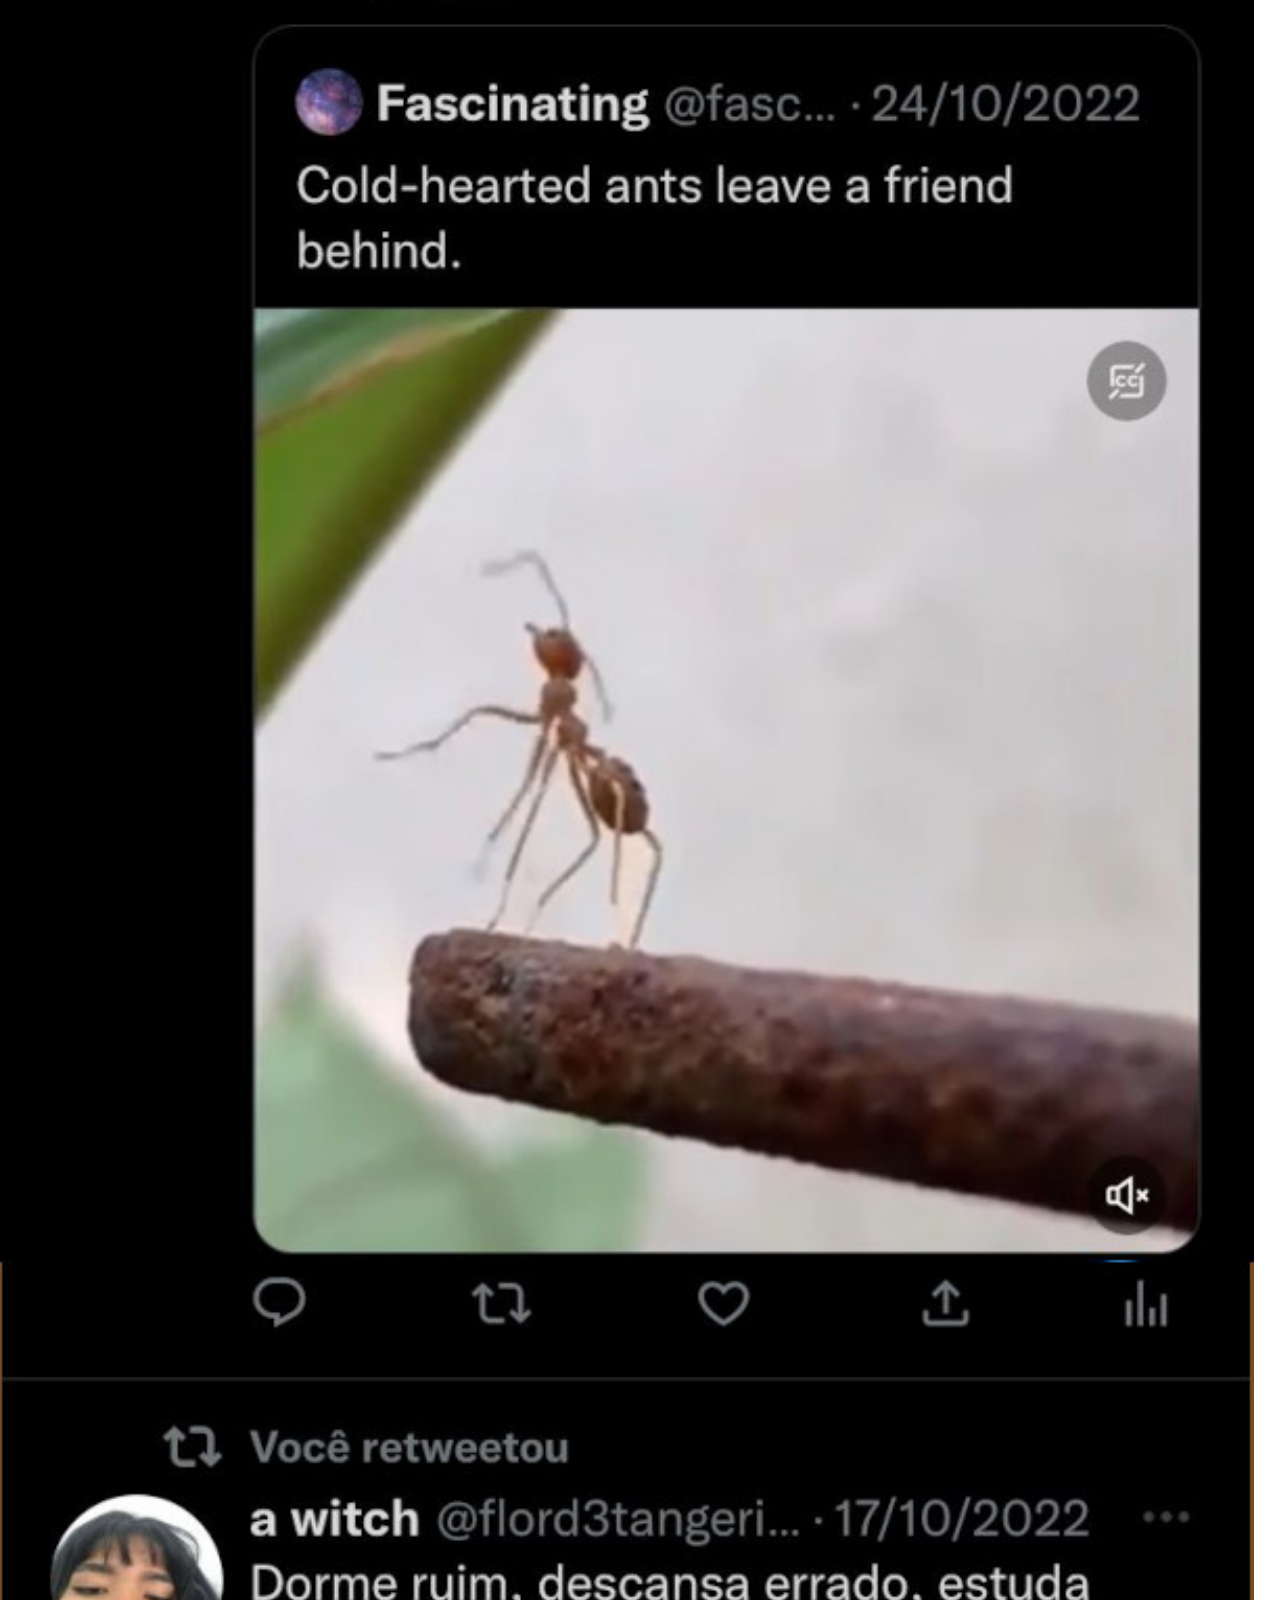
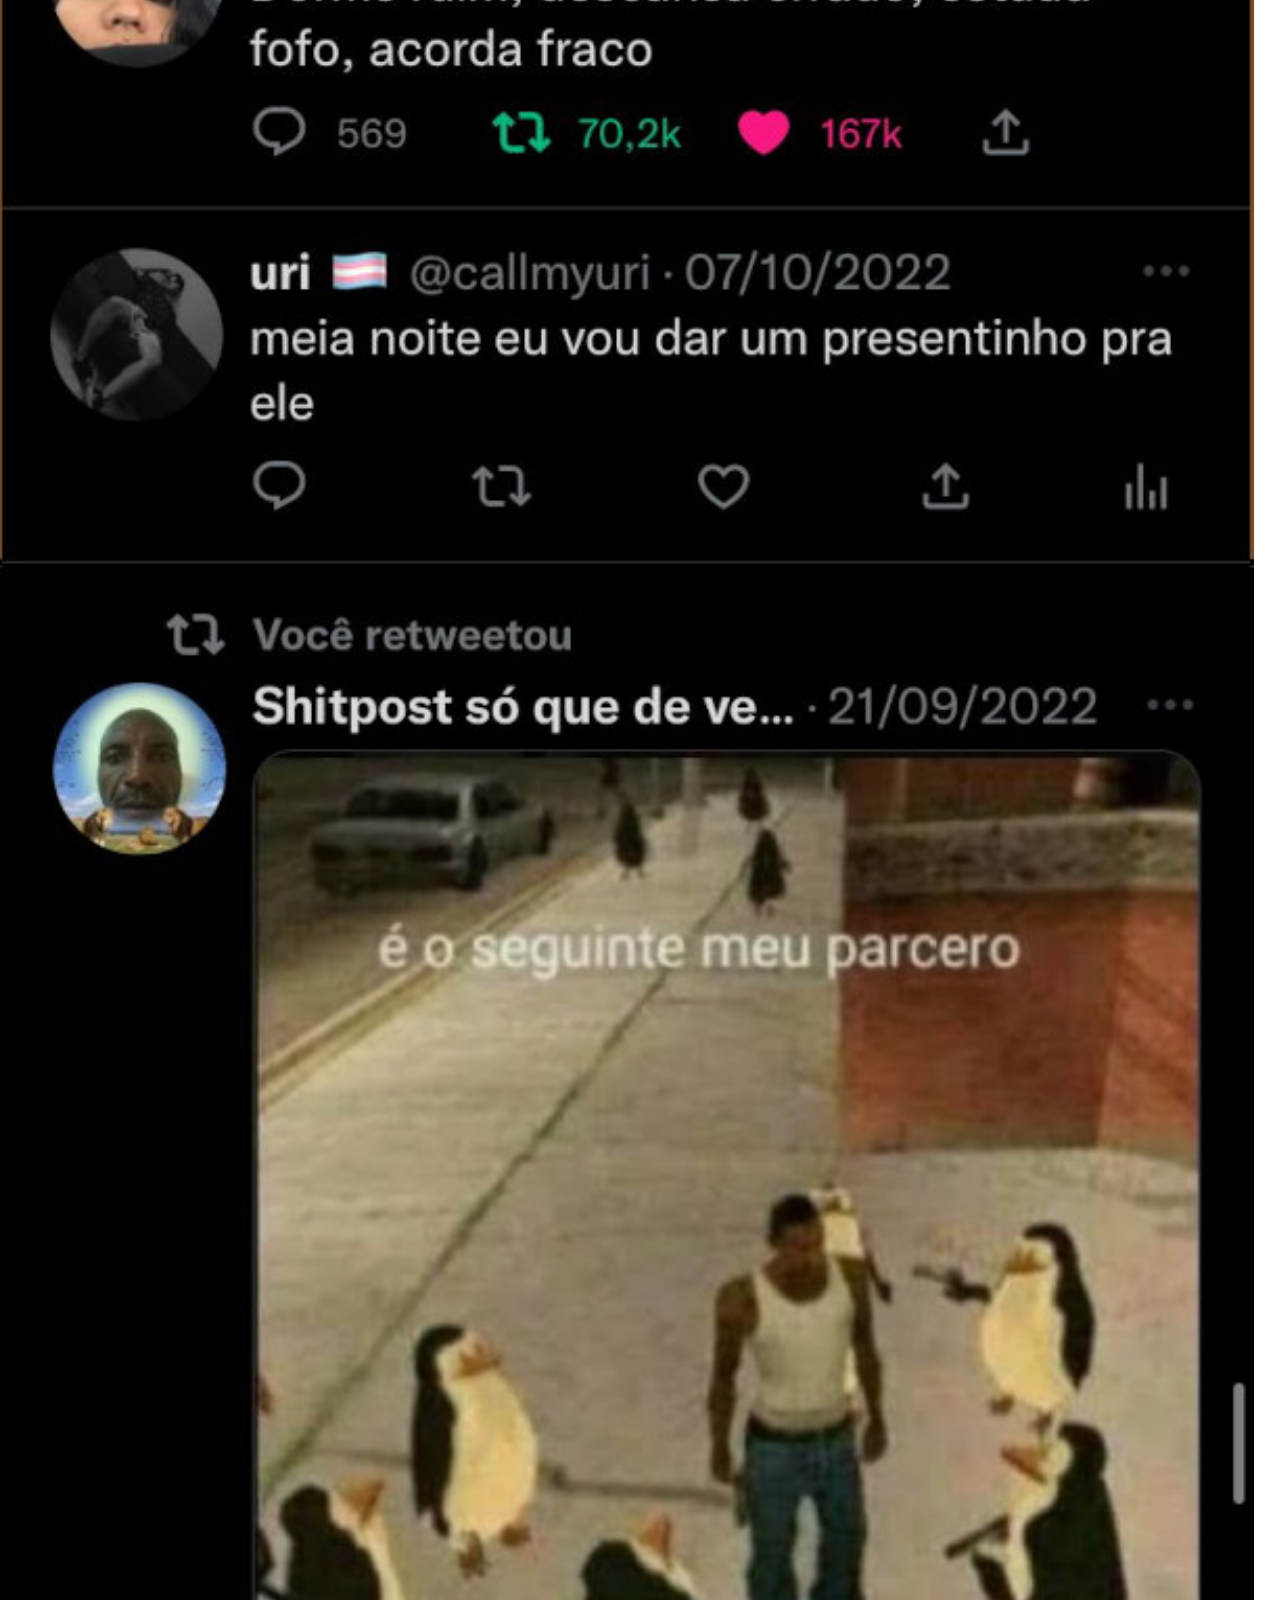
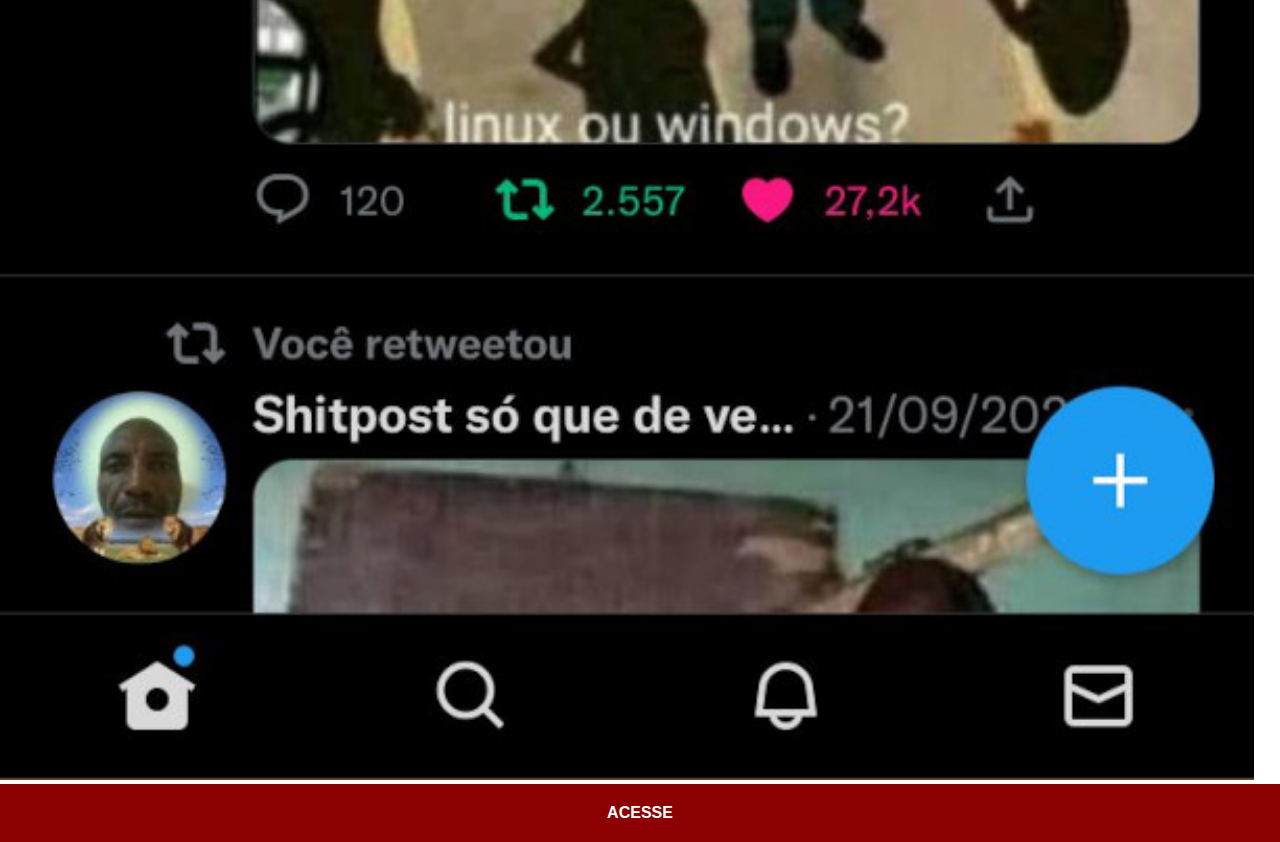
<file: twitter.html>
<!DOCTYPE html>
<html lang="pt-br">
<head>
    <meta charset="UTF-8">
    <meta http-equiv="X-UA-Compatible" content="IE=edge">
    <meta name="viewport" content="width=device-width, initial-scale=1.0">
    <title>Twitter</title>
    <style>
        * {
          margin: 0px;
          padding: 0px;
          font-family: Arial, Helvetica, sans-serif;
        }
  
        ::-webkit-scrollbar{
          width: 0;
          height: 0;
        }
  
        img{
         width: 98vw;
        }
  
        a{
         display: block;
         background-color: darkred;
         color: white;
         padding: 20px;
         text-align: center;
         font-weight: bolder;
         text-decoration: none;
        }
  
        a:hover {
          background-color: red;
        }
      </style>
</head>
<body>
    <img src="imagens/tela-twitter.jpeg" alt="tela-twitter">
    <a href="https://twitter.com/callmyuri" target="_blank">ACESSE</a>
</body>
</html>
</file>
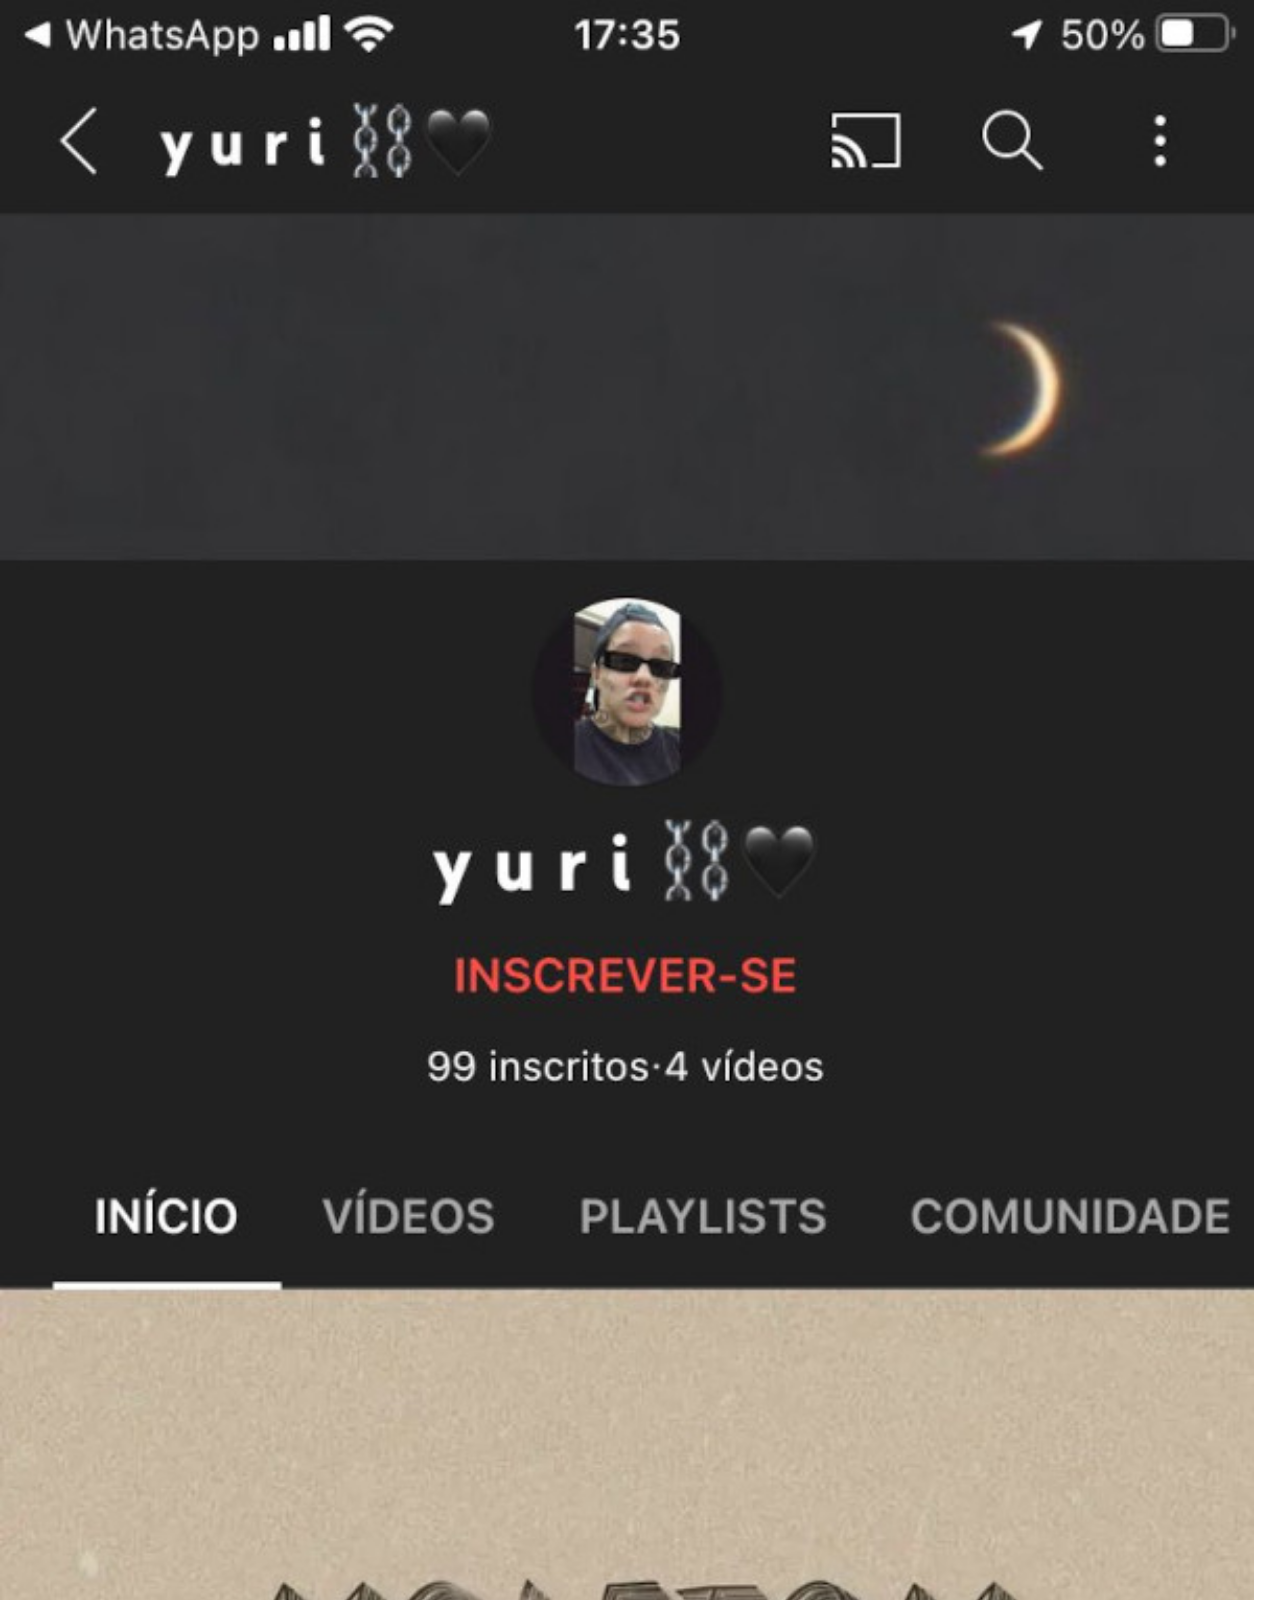
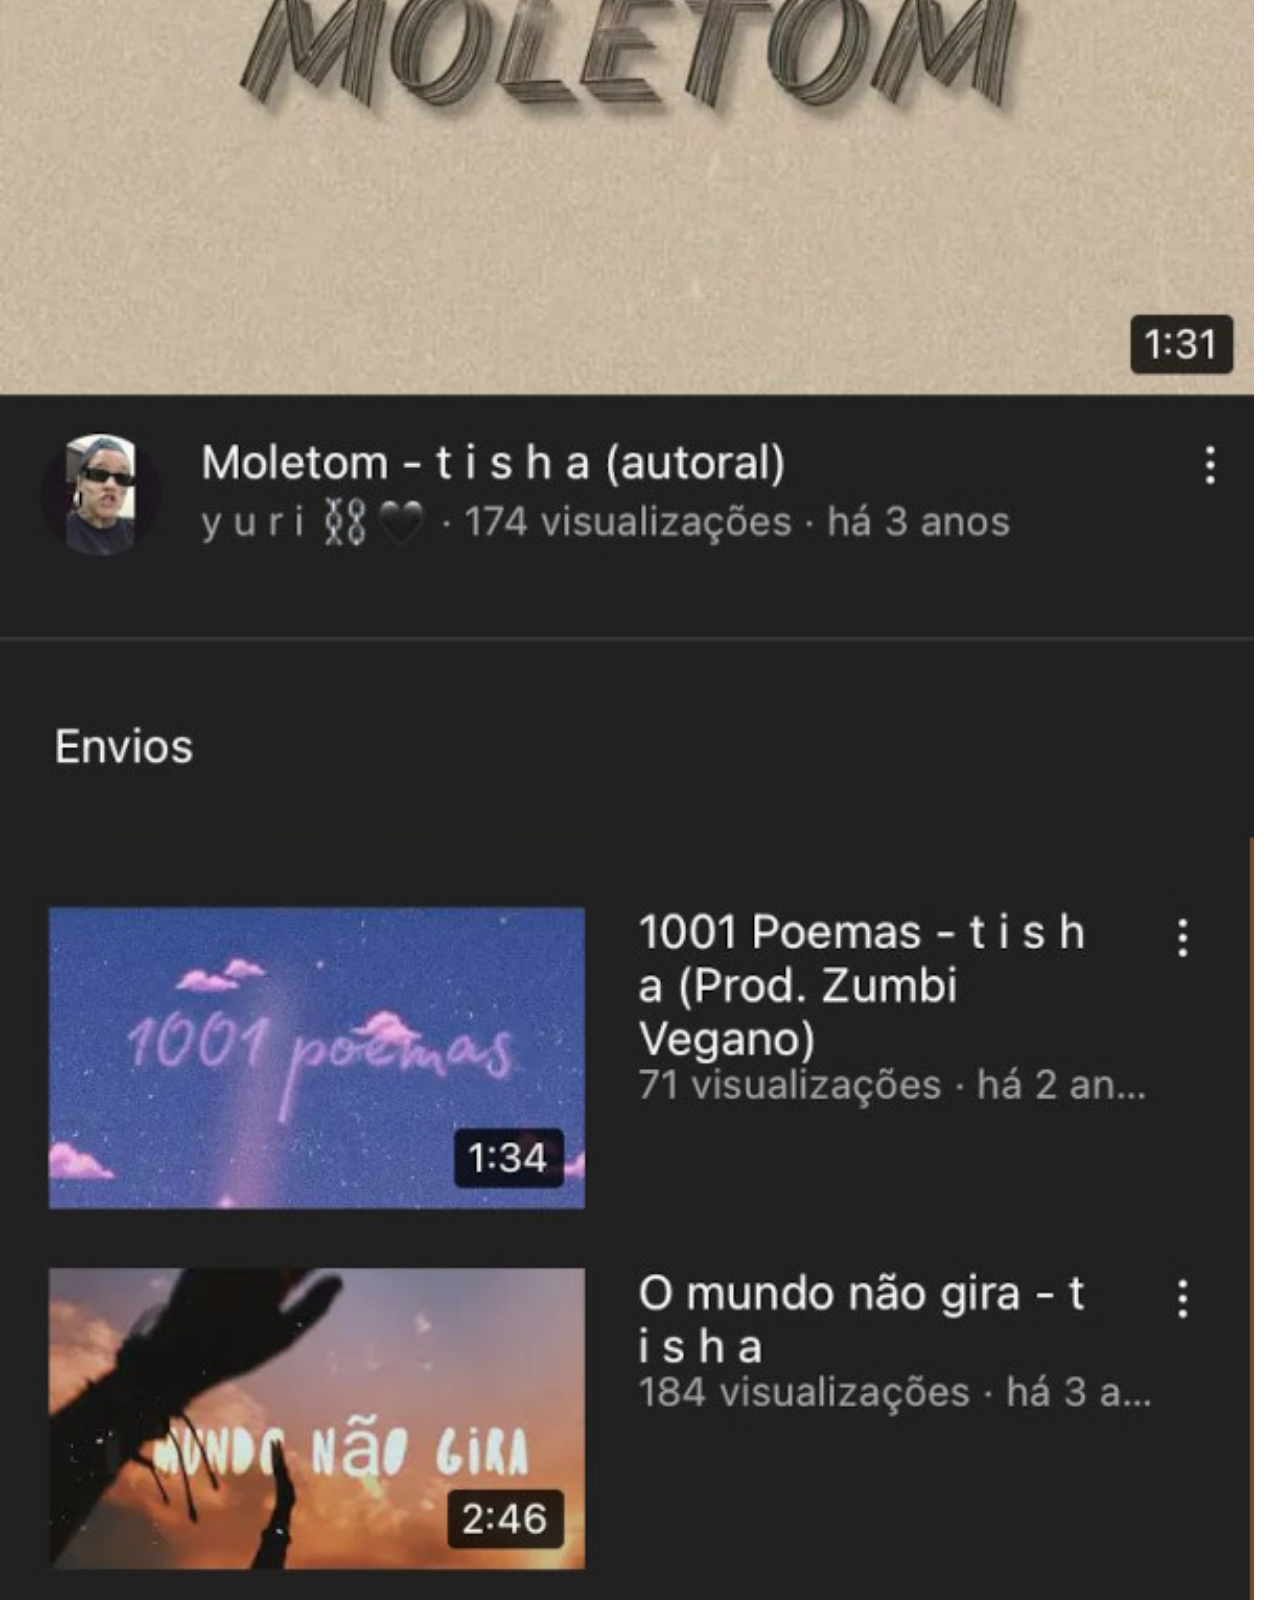
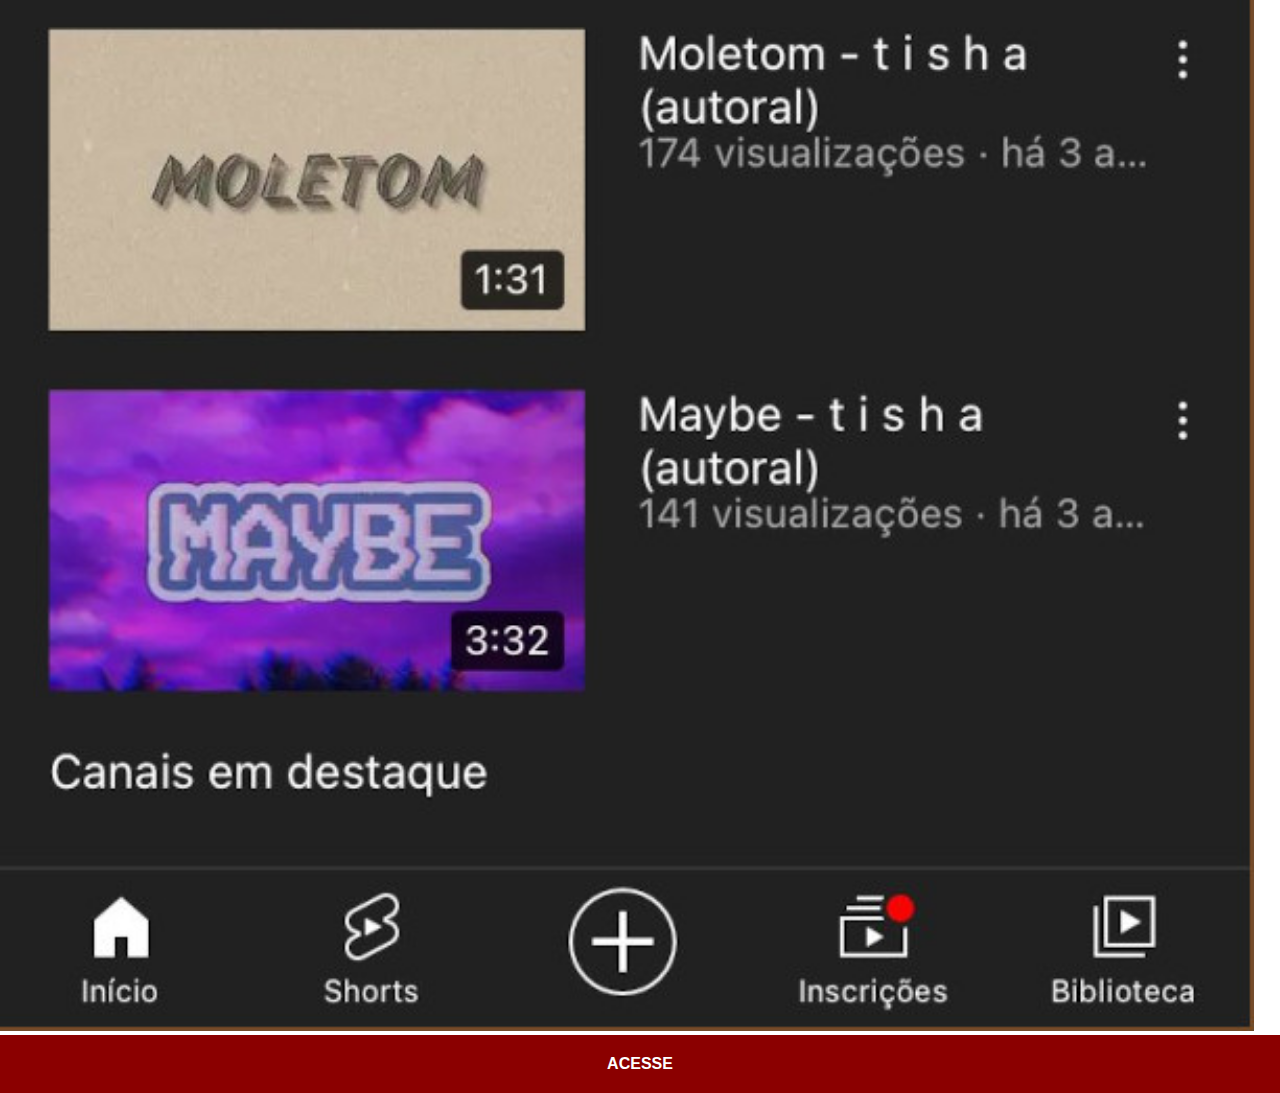
<file: youtube.html>
<!DOCTYPE html>
<html lang="pt-br">
<head>
    <meta charset="UTF-8">
    <meta http-equiv="X-UA-Compatible" content="IE=edge">
    <meta name="viewport" content="width=device-width, initial-scale=1.0">
    <title>Youtube</title>
    <style>
      * {
        margin: 0px;
        padding: 0px;
        font-family: Arial, Helvetica, sans-serif;
      }

      ::-webkit-scrollbar{
        width: 0;
        height: 0;
      }

      img{
       width: 98vw;
      }

      a{
       display: block;
       background-color: darkred;
       color: white;
       padding: 20px;
       text-align: center;
       font-weight: bolder;
       text-decoration: none;
      }

      a:hover {
        background-color: red;
      }
    </style>
</head>
<body>
    <img src="imagens/tela-youtube.jpeg" alt="tela-youtube">
    <a href="https://www.youtube.com/channel/UChz62oQ8Tcz9UlODokCvi4A" target="_blank">ACESSE</a>
</body>
</html>
</file>
<file: estilos/style.css>
@charset "UTF-8";

* {
    margin: 0px;
    padding: 0px;
    font-family: Arial, Helvetica, sans-serif;
}

html, body {
     height: 100vh;
     width: 100vw;
     background-color: black;
}

body{
    background: url('../imagens/fundo-madeira.jpg') no-repeat top center;
    background-size: cover;
    background-attachment: fixed;
}

main {
    position: relative;
    height: 98vh;
    width: 98vw;

}

section#telefone {
    position: absolute;
    top: 50%;
    left: 50%;
    transform: translate(-50%, -50%);
    margin-bottom: 0px;

    height: 627px;
    width: 311px;
    background: url('../imagens/frame-iphone.png') no-repeat;
}

iframe#tela {
    position: relative;
    top: 80px;
    left: 22px;
    width: 269px;
    height: 471px;
}

section#redes-sociais{
    text-align: right;
}

section#redes-sociais img {
    width: 50px;
    margin: 10px;
    border-radius: 50%;
    box-shadow: 3px 2px 5px rgba(0, 0, 0, 0.404);
    box-sizing: border-box;

}

section#redes-sociais img:hover {
    border: 2px solid rgba(255, 255, 255, 0.637);
    transform: translate(-3px, -3px);
    box-shadow: 5px 5px 10px rgba(0, 0, 0, 0.603);
    
}
</file>
